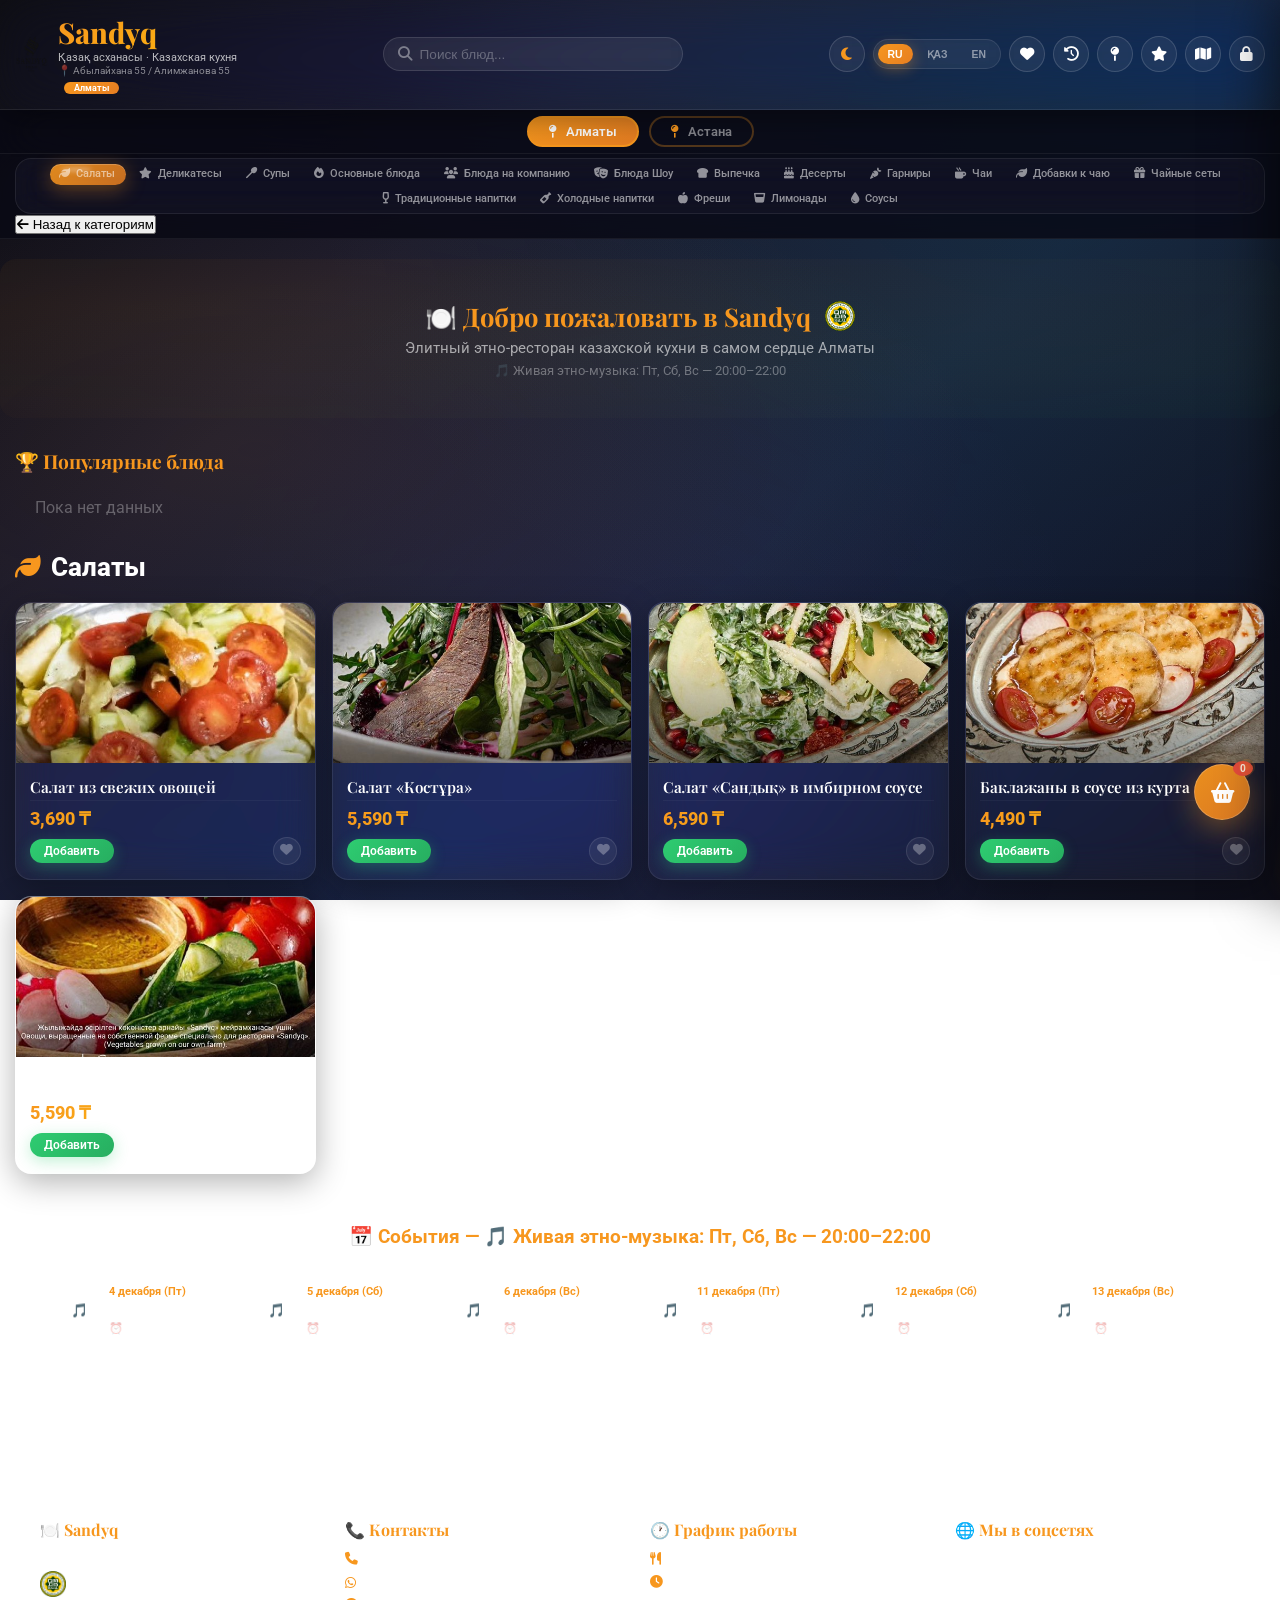
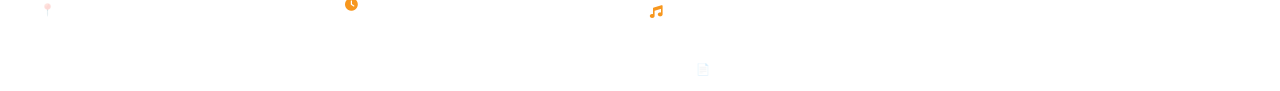
<file: index.html>
<!DOCTYPE html>
<html lang="ru">
<head>
  <meta charset="UTF-8" />
  <meta name="viewport" content="width=device-width, initial-scale=1.0, maximum-scale=1.0, user-scalable=yes"/>
  <title>Sandyq — Этно-ресторан</title>
  <link rel="manifest" href="manifest.json" />
  <link href="https://fonts.googleapis.com/css2?family=Playfair+Display:wght@400;600;700&family=Roboto:wght@300;400;500;700&display=swap" rel="stylesheet">
  <link rel="stylesheet" href="https://cdnjs.cloudflare.com/ajax/libs/font-awesome/6.4.0/css/all.min.css" />
  <link rel="stylesheet" href="styles.css" />
  <!-- JIVO CHAT SCRIPT -->
  <script src="//code.jivo.ru/widget/jcuKMCR6Cn" async></script>
</head>
<body>

<!-- ===== ХЕДЕР ===== -->
<header>
  <div class="header-container">
    <div class="logo">
      <img src="images/logo-sandyq.png" alt="Sandyq Logo" id="logo-img" onerror="this.style.display='none'">
      <div>
        <h1>Sandyq</h1>
        <span class="subtitle" data-lang-key="subtitle">Қазақ асханасы · Казахская кухня</span>
        <span class="address" id="city-address">📍 Абылайхана 55 / Алимжанова 55</span>
        <span class="city-badge" id="city-badge">Алматы</span>
      </div>
    </div>
    <div class="header-center">
      <div class="search-box">
        <i class="fas fa-search"></i>
        <input type="text" id="search-input" placeholder="Поиск блюд..." oninput="searchMenu()" />
        <button class="search-clear" id="search-clear" onclick="clearSearch()">×</button>
      </div>
    </div>
    <div class="header-controls">
      <button class="theme-btn" onclick="toggleTheme()"><i class="fas fa-moon" id="theme-icon"></i></button>
      <div class="language-selector">
        <button class="lang-btn active" data-lang="ru" onclick="setLanguage('ru')">RU</button>
        <button class="lang-btn" data-lang="kk" onclick="setLanguage('kk')">ҚАЗ</button>
        <button class="lang-btn" data-lang="en" onclick="setLanguage('en')">EN</button>
      </div>
      <button class="icon-btn" onclick="showWishlist()" title="Избранное">
        <i class="fas fa-heart"></i>
        <span class="wishlist-badge" id="wishlist-count">0</span>
      </button>
      <button class="icon-btn" onclick="showOrderHistory()" title="История заказов"><i class="fas fa-clock-rotate-left"></i></button>
      <button class="icon-btn" onclick="showMap()" title="Как нас найти"><i class="fas fa-map-pin"></i></button>
      <button class="icon-btn" onclick="showReviews()" title="Отзывы"><i class="fas fa-star"></i></button>
      <a href="zal.html" class="icon-btn" title="Схема залов"><i class="fas fa-map"></i></a>
      <a href="admin.html" class="icon-btn"><i class="fas fa-lock"></i></a>
    </div>
  </div>
</header>

<!-- ===== ПЕРЕКЛЮЧАТЕЛЬ ГОРОДОВ ===== -->
<div class="city-switcher-wrapper">
  <div class="city-switcher">
    <button class="city-btn active" data-city="almaty" onclick="switchCity('almaty')">
      <i class="fas fa-map-pin"></i> Алматы
    </button>
    <button class="city-btn" data-city="astana" onclick="switchCity('astana')">
      <i class="fas fa-map-pin"></i> Астана
    </button>
  </div>
</div>

<!-- ===== КАТЕГОРИИ (ФИКСИРОВАННЫЕ, В 2 РЯДА) ===== -->
<div class="categories-wrapper" id="categoriesWrapper">
  <nav class="main-nav" id="mainNav">
    <div class="categories-nav" id="categories-nav">
      <div class="categories-drop" id="categories-drop"></div>
    </div>
    <button class="mobile-back-btn" id="mobile-back-btn" onclick="showCategoryCards()">
      <i class="fas fa-arrow-left"></i> <span data-lang-key="back">Назад к категориям</span>
    </button>
    <div class="mobile-cat-cards" id="mobile-cat-cards"></div>
  </nav>
</div>

<!-- ===== ПЛАВАЮЩАЯ КОРЗИНА ===== -->
<div class="cart-fixed">
  <button class="cart-btn" onclick="toggleCart()">
    <i class="fas fa-shopping-basket"></i>
    <span class="cart-count" id="cartCount">0</span>
    <span class="cart-droplet"></span>
  </button>
</div>

<!-- ===== ОВЕРЛЕЙ КОРЗИНЫ ===== -->
<div class="cart-overlay" id="cart-overlay" onclick="toggleCart()"></div>

<!-- ===== MAIN ===== -->
<main>
  <div class="menu-container">

    <!-- ===== ПАРАЛЛАКС БАНЕР ===== -->
    <div class="parallax-section" id="banner-section">
      <div class="parallax-bg" id="parallax-bg"></div>
      <div class="parallax-content">
        <h2>
          <span data-lang-key="welcome">🍽️ Добро пожаловать в Sandyq</span>
          <span class="halal-icon"><img src="images/halal-icon.gif" alt="Halal" id="halal-icon-header" onerror="this.style.display='none'"></span>
        </h2>
        <p class="sub-text" id="city-hero-desc" data-lang-key="hero_desc">Элитный этно-ресторан казахской кухни в самом сердце Алматы</p>
        <p class="sub-text-small" data-lang-key="music_live">🎵 Живая этно-музыка: Пт, Сб, Вс — 20:00–22:00</p>
      </div>
    </div>

    <!-- ===== ТОП-3 ===== -->
    <div class="top-dishes-section">
      <h2 data-lang-key="popular">🏆 Популярные блюда</h2>
      <div class="top-dishes-grid" id="top-dishes-grid"></div>
    </div>

    <!-- ===== РЕЗУЛЬТАТЫ ПОИСКА ===== -->
    <div class="search-results" id="search-results" style="display:none;">
      <div class="category-page-header"><span data-lang-key="search_results">Результаты поиска</span><span class="search-count" id="search-count"></span></div>
      <div class="menu-grid" id="search-grid"></div>
    </div>

    <!-- ===== КАТЕГОРИЯ ===== -->
    <div class="category-page" id="category-page"></div>

    <!-- ===== СОБЫТИЯ ===== -->
    <div id="events-container"></div>
  </div>

  <!-- ===== КОРЗИНА (САЙДБАР) ===== -->
  <div class="cart-sidebar" id="cart-sidebar">
    <div class="cart-header"><h2 data-lang-key="cart_title">🛒 Заказ</h2><button class="close-cart" onclick="toggleCart()">&times;</button></div>
    <div class="cart-content" id="cart-content"></div>
    <div class="cart-footer">
      <div class="cart-summary" id="cart-summary"></div>
      <div class="total-sum" id="total-sum">Итого: 0 ₸</div>
      <button class="checkout-btn" onclick="openCheckout()" data-lang-key="checkout_btn">🌟 Оформить заказ</button>
    </div>
  </div>

  <!-- ===== МОДАЛКИ ===== -->
  <div class="modal" id="checkout-modal">
    <div class="modal-content">
      <div class="modal-header"><h2 data-lang-key="checkout_title">Оформление заказа</h2><button class="close-modal" onclick="closeCheckout()">&times;</button></div>
      <div class="modal-body">
        <div class="form-group"><label data-lang-key="guest_name">Имя гостя</label><input type="text" id="guest-name"></div>
        <div class="form-group"><label data-lang-key="guest_phone">Телефон</label><input type="tel" id="guest-phone" placeholder="+7 (777) 500-73-28"></div>
        <div class="form-group"><label data-lang-key="order_date">📅 Дата заказа</label><input type="date" id="order-date"></div>
        <h3 style="margin-bottom:10px;" data-lang-key="serving_time">⏰ Время подачи</h3>
        <div class="time-schedule" id="time-schedule"></div>
        <div class="form-group"><label data-lang-key="special_requests">Особые пожелания</label><textarea id="special-requests" rows="2"></textarea></div>
        <p style="font-size:0.7rem;color:rgba(255,255,255,0.3);text-align:center;margin-top:10px;" data-lang-key="working_hours">
          🕐 Кухня: 12:00–23:00 | Колл-центр: 10:00–22:00
        </p>
      </div>
      <div class="modal-footer">
        <button class="btn-secondary" onclick="closeCheckout()" data-lang-key="cancel">Отмена</button>
        <button class="btn-primary" onclick="submitOrder()" data-lang-key="confirm">Подтвердить</button>
      </div>
    </div>
  </div>

  <div class="modal" id="map-modal">
    <div class="modal-content">
      <div class="modal-header">
        <h2 id="map-title">📍 Sandyq — Абылайхана 55 / Алимжанова 55</h2>
        <button class="close-modal" onclick="document.getElementById('map-modal').classList.remove('open')">&times;</button>
      </div>
      <div class="modal-body">
        <div style="display:flex;gap:10px;flex-wrap:wrap;margin-bottom:15px;justify-content:center;">
          <a href="#" id="map-google" target="_blank" class="btn-primary" style="padding:10px 20px;text-decoration:none;display:inline-block;font-size:0.9rem;">🗺️ Google Карты</a>
          <a href="#" id="map-2gis" target="_blank" class="btn-primary" style="padding:10px 20px;text-decoration:none;display:inline-block;font-size:0.9rem;">📍 2ГИС</a>
        </div>
        <iframe id="map-iframe" src="https://www.google.com/maps/embed?pb=!1m18!1m12!1m3!1d2907.85123456789!2d76.928400!3d43.236500!2m3!1f0!2f0!3f0!3m2!1i1024!2i768!4f13.1!3m3!1m2!1s0x0%3A0x0!2zNDPCsDE0JzExLjQiTiA3NsKwNTUnNDIuMyJF!5e0!3m2!1sru!2skz!4v1234567890" width="100%" height="350" style="border:0;border-radius:12px;" allowfullscreen="" loading="lazy"></iframe>
      </div>
    </div>
  </div>

  <div class="modal" id="history-modal">
    <div class="modal-content">
      <div class="modal-header">
        <h2 data-lang-key="history">📋 История заказов</h2>
        <button class="close-modal" onclick="document.getElementById('history-modal').classList.remove('open')">&times;</button>
      </div>
      <div class="modal-body" id="history-content"></div>
    </div>
  </div>

  <div class="modal" id="reviews-modal">
    <div class="modal-content">
      <div class="modal-header">
        <h2 data-lang-key="reviews">⭐ Отзывы</h2>
        <button class="close-modal" onclick="document.getElementById('reviews-modal').classList.remove('open')">&times;</button>
      </div>
      <div class="modal-body">
        <div id="reviews-content"></div>
        <div style="margin-top:15px;">
          <h4 style="margin-bottom:8px;" data-lang-key="leave_review">Оставить отзыв</h4>
          <div class="review-rating-selector" id="rating-selector">
            <span data-rating="1" onclick="selectRating(1)">⭐</span>
            <span data-rating="2" onclick="selectRating(2)">⭐</span>
            <span data-rating="3" onclick="selectRating(3)">⭐</span>
            <span data-rating="4" onclick="selectRating(4)">⭐</span>
            <span data-rating="5" onclick="selectRating(5)">⭐</span>
          </div>
          <input type="text" id="review-name" placeholder="Ваше имя">
          <textarea id="review-text" placeholder="Ваш отзыв" rows="2"></textarea>
          <button class="btn-primary" onclick="submitReview()" style="margin-top:8px;" data-lang-key="send">Отправить</button>
        </div>
      </div>
    </div>
  </div>

  <div class="modal" id="oferta-modal">
    <div class="modal-content" style="max-width:800px;">
      <div class="modal-header">
        <h2 data-lang-key="oferta">📄 Договор оферты</h2>
        <button class="close-modal" onclick="document.getElementById('oferta-modal').classList.remove('open')">&times;</button>
      </div>
      <div class="modal-body" style="padding:0;">
        <iframe src="oferta.pdf" style="width:100%;height:600px;border:none;"></iframe>
      </div>
    </div>
  </div>

  <div class="toast" id="toast"></div>
</main>

<!-- ===== ФУТЕР ===== -->
<footer class="footer">
  <div class="footer-container">
    <div class="footer-section">
      <h3>🍽️ Sandyq</h3>
      <p data-lang-key="subtitle">Қазақ асханасы · Казахская кухня</p>
      <div style="margin-top:4px;display:flex;align-items:center;gap:6px;">
        <span class="halal-icon-footer"><img src="images/halal-icon.gif" alt="Halal" id="halal-icon-footer-img" onerror="this.style.display='none'"></span>
      </div>
      <p style="opacity:0.5;font-size:0.75rem;margin-top:4px;" id="footer-address">📍 Абылайхана 55 / Алимжанова 55</p>
    </div>
    <div class="footer-section">
      <h4 data-lang-key="contacts">📞 Контакты</h4>
      <div class="contact-item"><i class="fas fa-phone"></i> <a href="tel:+77750073282" id="contact-phone">+7 (775) 007-32-82</a></div>
      <div class="contact-item"><i class="fab fa-whatsapp"></i> <a href="https://wa.me/77018512141" target="_blank" id="contact-whatsapp">+7 (701) 851-21-41</a></div>
      <div class="contact-item"><i class="fas fa-clock"></i> <span data-lang-key="call_center">Колл-центр: 10:00–22:00</span></div>
    </div>
    <div class="footer-section">
      <h4 data-lang-key="schedule">🕐 График работы</h4>
      <div class="contact-item"><i class="fas fa-utensils"></i> <span data-lang-key="kitchen">Кухня: 12:00–23:00</span></div>
      <div class="contact-item"><i class="fas fa-clock"></i> <span data-lang-key="restaurant_hours">Ресторан: 12:00–00:00</span></div>
      <div class="contact-item"><i class="fas fa-music"></i> <span data-lang-key="music_live">Живая этно-музыка: Пт, Сб, Вс 20:00–22:00</span></div>
    </div>
    <div class="footer-section">
      <h4 data-lang-key="social">🌐 Мы в соцсетях</h4>
      <div class="social-links">
        <a href="https://instagram.com/sandyq_restaurant" target="_blank" class="social-link"><i class="fab fa-instagram"></i></a>
        <a href="#" target="_blank" class="social-link" style="opacity:0.3;cursor:default;"><i class="fab fa-facebook"></i></a>
        <a href="#" target="_blank" class="social-link" style="opacity:0.3;cursor:default;"><i class="fab fa-youtube"></i></a>
        <a href="#" target="_blank" class="social-link" style="opacity:0.3;cursor:default;"><i class="fab fa-tiktok"></i></a>
      </div>
      <div style="margin-top:8px;font-size:0.7rem;color:rgba(255,255,255,0.2);">Instagram — Активный</div>
    </div>
  </div>
  <div class="footer-bottom">
    <p>
      <span data-lang-key="copyright">© 2026 Sandyq. Все права защищены.</span>
      <a href="#" onclick="document.getElementById('oferta-modal').classList.add('open'); return false;" style="color:rgba(255,255,255,0.3);text-decoration:none;margin-left:15px;font-size:0.7rem;" data-lang-key="oferta">
        📄 Договор оферты
      </a>
    </p>
  </div>
</footer>

<script src="scripts.js"></script>
</body>
</html>
</file>
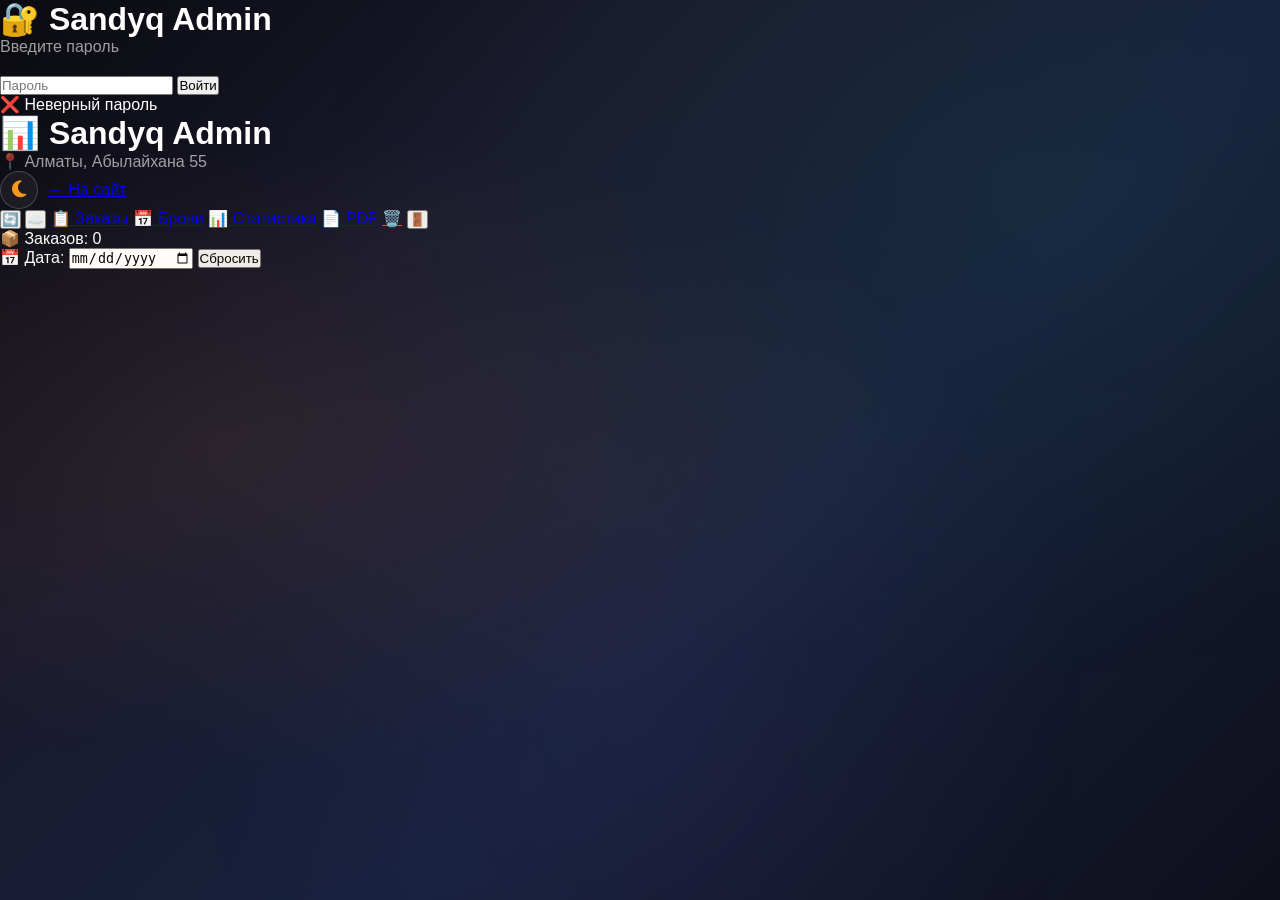
<file: admin.html>
<!DOCTYPE html>
<html lang="ru">
<head>
  <meta charset="UTF-8" />
  <meta name="viewport" content="width=device-width, initial-scale=1.0"/>
  <title>Админ-панель — Sandyq Алматы</title>
  <link rel="stylesheet" href="https://cdnjs.cloudflare.com/ajax/libs/font-awesome/6.4.0/css/all.min.css" />
  <link rel="stylesheet" href="styles.css" />
  <style>
    /* ===== ДОПОЛНИТЕЛЬНЫЕ СТИЛИ ДЛЯ ТЕМЫ В АДМИНКЕ ===== */
    .theme-btn-admin {
      width: 38px;
      height: 38px;
      border-radius: 50%;
      border: 1px solid rgba(255,255,255,0.2);
      background: rgba(255,255,255,0.05);
      backdrop-filter: blur(10px);
      color: #f7971e;
      cursor: pointer;
      font-size: 1.2rem;
      display: flex;
      align-items: center;
      justify-content: center;
      transition: all 0.3s;
    }
    .theme-btn-admin:hover {
      background: rgba(255,255,255,0.15);
      box-shadow: 0 0 20px rgba(247,151,30,0.3);
    }
    body.light-theme .theme-btn-admin {
      color: #c49a2a;
      border-color: rgba(0,0,0,0.2);
    }
    body.light-theme .theme-btn-admin:hover {
      background: rgba(0,0,0,0.08);
    }
    .admin-header .top-controls {
      display: flex;
      align-items: center;
      gap: 10px;
    }
  </style>
</head>
<body>

<div class="login-box" id="login-screen">
  <h1>🔐 Sandyq Admin</h1>
  <p style="opacity:0.6;margin-bottom:20px">Введите пароль</p>
  <input type="password" id="password" placeholder="Пароль" onkeydown="if(event.key==='Enter')checkPassword()">
  <button onclick="checkPassword()">Войти</button>
  <p class="error" id="error">❌ Неверный пароль</p>
</div>

<div class="admin-panel" id="admin-panel">
  <div class="admin-header">
    <div><h1>📊 Sandyq Admin</h1><p style="opacity:0.6">📍 Алматы, Абылайхана 55</p></div>
    <div class="top-controls">
      <button class="theme-btn-admin" onclick="toggleThemeAdmin()" id="theme-btn-admin">
        <i class="fas fa-moon" id="theme-icon-admin"></i>
      </button>
      <a href="index.html" class="back-link">← На сайт</a>
    </div>
    <div class="admin-nav">
      <button class="btn-refresh" onclick="loadAllData()" title="Обновить">🔄</button>
      <button class="btn-sync" onclick="syncWithCloud()" title="Синхронизировать с облаком">☁️</button>
      <a href="#" onclick="switchTab('orders');return false" class="active" id="tab-orders">📋 Заказы</a>
      <a href="#" onclick="switchTab('bookings');return false" id="tab-bookings">📅 Брони</a>
      <a href="#" onclick="switchTab('stats');return false" id="tab-stats">📊 Статистика</a>
      <a href="#" onclick="downloadAllPDF();return false">📄 PDF</a>
      <a href="#" onclick="clearAllData();return false" style="color:#e74c3c">🗑️</a>
      <button class="logout-btn" onclick="logout()">🚪</button>
    </div>
    <div class="total-orders" id="total-badge">📦 Заказов: <span id="orders-count">0</span></div>
  </div>

  <div class="date-filter" id="date-filter-row">
    <label>📅 Дата:</label>
    <input type="date" id="filter-date" onchange="loadCurrentTab(this.value)">
    <button class="btn btn-print" onclick="document.getElementById('filter-date').value='';loadCurrentTab()">Сбросить</button>
  </div>

  <div class="date-filter" id="date-range-row" style="display:none">
    <label>С:</label><input type="date" id="date-from">
    <label>По:</label><input type="date" id="date-to">
    <button class="btn btn-refresh" onclick="loadStatsRange()">Показать</button>
    <button class="btn btn-excel" onclick="exportToExcel()">📥 Excel</button>
  </div>

  <div class="stats-grid" id="stats-container"></div>
  <div class="dishes-stats" id="dishes-stats"></div>
  <div id="tab-content"></div>
</div>

<div class="sync-status" id="sync-status"></div>

<!-- Модалка редактирования заказа -->
<div class="modal" id="edit-order-modal">
  <div class="modal-content modal-edit">
    <div class="modal-header">
      <h2>✏️ Редактирование заказа #<span id="edit-order-id"></span></h2>
      <button class="close-modal" onclick="closeEditModal()">&times;</button>
    </div>
    <div class="modal-body">
      <div class="form-group">
        <label>Гость</label>
        <input type="text" id="edit-guest-name">
      </div>
      <div class="form-group">
        <label>Телефон</label>
        <input type="text" id="edit-guest-phone">
      </div>
      <div class="form-group">
        <label>Дата</label>
        <input type="date" id="edit-order-date">
      </div>
      <h3 style="margin:15px 0 10px;">Позиции заказа</h3>
      <div id="edit-items-container"></div>
      <div style="display:flex;gap:10px;margin-top:15px;flex-wrap:wrap;">
        <button class="btn btn-add-item" onclick="addEditItemRow()">➕ Добавить блюдо</button>
        <button class="btn btn-save-order" onclick="saveEditedOrder()">💾 Сохранить изменения</button>
      </div>
    </div>
  </div>
</div>

<script>
// ============================================================
//  КОНФИГУРАЦИЯ
// ============================================================
const TELEGRAM_BOT_TOKEN = '1745757539:AAEUlkcpb8z7X7s8deuAJPD1saXM92YmOXA';
const TELEGRAM_CHAT_ID = '-1004480995803';
const TELEGRAM_API = `https://api.telegram.org/bot${TELEGRAM_BOT_TOKEN}`;
const JSONBIN_KEY = '$2a$10$AxIfA8p7dq6td0BYtWWuhecnyqCJbsTGoo.oWIds3H01C43GvLGuu';
const JSONBIN_BIN_ID = '6a411873f5f4af5e293d0edd';
const JSONBIN_URL = `https://api.jsonbin.io/v3/b/${JSONBIN_BIN_ID}`;

// ============================================================
//  ТЕМА ДЛЯ ADMIN
// ============================================================
function toggleThemeAdmin() {
  document.body.classList.toggle('light-theme');
  const icon = document.getElementById('theme-icon-admin');
  const isLight = document.body.classList.contains('light-theme');
  icon.className = isLight ? 'fas fa-sun' : 'fas fa-moon';
  localStorage.setItem('theme', isLight ? 'light' : 'dark');
}

// Синхронизация темы при загрузке
(function() {
  if (localStorage.getItem('theme') === 'light') {
    document.body.classList.add('light-theme');
    const icon = document.getElementById('theme-icon-admin');
    if (icon) icon.className = 'fas fa-sun';
  }
})();

// ============================================================
//  АДМИН-СПЕЦИФИЧНЫЙ JS
// ============================================================
const ADMIN_PASSWORD = 'Sandyq2024';
let allOrders = [], allBookings = [], currentTab = 'orders';
let editingOrderIndex = -1;

function checkPassword(){
  if(document.getElementById('password').value===ADMIN_PASSWORD){
    document.getElementById('login-screen').style.display='none';
    document.getElementById('admin-panel').style.display='block';
    document.body.style.display='block';document.body.style.alignItems='flex-start';
    localStorage.setItem('admin_logged_in','true');
    loadAllData();
  }else{document.getElementById('error').style.display='block';}
}
function logout(){localStorage.removeItem('admin_logged_in');location.reload();}
if(localStorage.getItem('admin_logged_in')==='true'){
  document.getElementById('login-screen').style.display='none';
  document.getElementById('admin-panel').style.display='block';
  document.body.style.display='block';document.body.style.alignItems='flex-start';
  loadAllData();
}

async function loadAllData(){
  try {
    const res = await fetch(JSONBIN_URL + '/latest', { headers: { 'X-Master-Key': JSONBIN_KEY } });
    if (res.ok) {
      const data = await res.json();
      allOrders = data.record.orders || [];
      allBookings = data.record.bookings || [];
      showSyncStatus('✅ Данные загружены из облака', 'success');
    } else {
      throw new Error('Ошибка загрузки');
    }
  } catch(e) {
    console.warn('Ошибка загрузки из облака, беру локальные:', e);
    allOrders = JSON.parse(localStorage.getItem('orders') || '[]');
    allBookings = JSON.parse(localStorage.getItem('bookings') || '[]');
    showSyncStatus('⚠️ Загружены локальные данные', 'error');
  }
  loadCurrentTab();
}

async function syncWithCloud(){
  showSyncStatus('⏳ Синхронизация...', '');
  try {
    await fetch(JSONBIN_URL, {
      method: 'PUT',
      headers: { 'X-Master-Key': JSONBIN_KEY, 'Content-Type': 'application/json' },
      body: JSON.stringify({ orders: allOrders, bookings: allBookings })
    });
    showSyncStatus('✅ Данные синхронизированы с облаком', 'success');
  } catch(e) {
    showSyncStatus('❌ Ошибка синхронизации: ' + e.message, 'error');
  }
}

function saveToLocalStorage() {
  localStorage.setItem('orders', JSON.stringify(allOrders));
  localStorage.setItem('bookings', JSON.stringify(allBookings));
}

function showSyncStatus(text, type) {
  const el = document.getElementById('sync-status');
  el.textContent = text;
  el.className = 'sync-status show ' + (type || '');
  clearTimeout(el._hide);
  if (type) { el._hide = setTimeout(() => el.classList.remove('show'), 4000); }
}

function loadCurrentTab(filterDate=''){
  document.getElementById('date-filter-row').style.display=currentTab==='stats'?'none':'flex';
  document.getElementById('date-range-row').style.display=currentTab==='stats'?'flex':'none';
  document.getElementById('dishes-stats').style.display=currentTab==='stats'?'none':'block';
  if(currentTab==='orders')loadOrders(filterDate);
  else if(currentTab==='bookings')loadBookings(filterDate);
  else if(currentTab==='stats')loadStatsRange();
}

function switchTab(tab){
  currentTab=tab;
  document.querySelectorAll('.admin-nav a').forEach(a=>a.classList.remove('active'));
  document.getElementById('tab-'+tab)?.classList.add('active');
  document.getElementById('total-badge').innerHTML=tab==='orders'?'📦 Заказов: <span id="orders-count">0</span>':tab==='bookings'?'📅 Броней: <span id="bookings-count">0</span>':'📊 Статистика';
  loadCurrentTab();
}

function loadOrders(filterDate=''){
  let orders = allOrders;
  if(filterDate) orders = orders.filter(o => o.date === filterDate);
  document.getElementById('orders-count').textContent = orders.length;
  showStats(orders, 'orders');
  showDishesStats(orders);
  const list = document.getElementById('tab-content');
  if(!orders.length){ list.innerHTML = '<div class="empty-orders"><p>Нет заказов</p></div>'; return; }
  list.innerHTML = '<div class="section-title">📋 Заказы</div>' + [...orders].reverse().map((o, idx) => {
    const ri = orders.length - 1 - idx;
    return `<div class="order-card">
      <div style="display:flex;justify-content:space-between;flex-wrap:wrap;gap:10px">
        <div><b>#${String(o.id).slice(-6)}</b> 👤 ${o.guest?.name||'—'} 📞 ${o.guest?.phone||'—'}</div>
        <div>📍 ${o.restaurant||'Алматы'} | 📅 ${o.date||'—'}</div>
      </div>
      ${(o.items||[]).map(i => `<div style="display:flex;justify-content:space-between;padding:3px 0"><span>${i.name?.ru||'Блюдо'} ×${i.quantity||1}</span><span>${((i.price||0)*(i.quantity||1)).toLocaleString()} ₸</span></div>`).join('')}
      ${o.special ? `<div style="color:rgba(255,255,255,0.4);font-size:0.85rem;margin:6px 0;">💬 ${o.special}</div>` : ''}
      <div class="order-total">💰 ${(o.total||0).toLocaleString()} ₸</div>
      <div style="display:flex;gap:8px;margin-top:10px;flex-wrap:wrap">
        <button class="btn btn-print" onclick="printOrder(${ri})">🖨️</button>
        <button class="btn btn-pdf" onclick="downloadOrderPDF(${ri})">📄</button>
        <button class="btn btn-edit" onclick="openEditOrder(${ri})">✏️</button>
        <button class="btn btn-delete" onclick="deleteOrder(${ri})">🗑️</button>
      </div>
    </div>`;
  }).join('');
}

function loadBookings(filterDate=''){
  let bookings = allBookings;
  if(filterDate) bookings = bookings.filter(b => b.date === filterDate);
  document.getElementById('bookings-count').textContent = bookings.length;
  showStats(bookings, 'bookings');
  document.getElementById('dishes-stats').innerHTML = '';
  const list = document.getElementById('tab-content');
  if(!bookings.length){ list.innerHTML = '<div class="empty-orders"><p>Нет броней</p></div>'; return; }
  list.innerHTML = '<div class="section-title">📅 Бронирования</div>' + [...bookings].reverse().map((b, idx) => {
    const ri = bookings.length - 1 - idx;
    return `<div class="booking-card">
      <div><b>🪑 Стол №${b.table}</b> 🏛️ ${b.hallName||b.hall||'—'} | 📅 ${b.date||'—'} ⏰ ${b.time||'—'}</div>
      <p>👤 ${b.name||'—'} | 📞 ${b.phone||'—'} | 👥 ${b.guests||'—'} персон</p>
      ${b.special ? `<div style="color:rgba(255,255,255,0.4);font-size:0.85rem;margin:6px 0;">💬 ${b.special}</div>` : ''}
      <div style="display:flex;gap:8px;margin-top:10px;flex-wrap:wrap">
        <button class="btn btn-preorder" onclick="checkPreorder('${b.phone}','${b.date}')">📋 Предзаказ</button>
        <button class="btn btn-pdf" onclick="downloadBookingPDF(${ri})">📄</button>
        <button class="btn btn-delete" onclick="deleteBooking(${ri})">🗑️</button>
      </div>
    </div>`;
  }).join('');
}

function loadStatsRange(){
  const from = document.getElementById('date-from').value;
  const to = document.getElementById('date-to').value;
  let orders = allOrders;
  if(from) orders = orders.filter(o => o.date >= from);
  if(to) orders = orders.filter(o => o.date <= to);
  let bookings = allBookings;
  if(from) bookings = bookings.filter(b => b.date >= from);
  if(to) bookings = bookings.filter(b => b.date <= to);

  const rev = orders.reduce((s,o) => s + (o.total||0), 0);
  const items = orders.reduce((s,o) => s + (o.items||[]).reduce((ss,i) => ss + (i.quantity||1), 0), 0);
  const avg = orders.length ? Math.round(rev/orders.length) : 0;

  document.getElementById('stats-container').innerHTML = `
    <div class="stat-card"><div class="stat-value">${orders.length}</div><div class="stat-label">Заказов</div></div>
    <div class="stat-card"><div class="stat-value">${rev.toLocaleString()}₸</div><div class="stat-label">Выручка</div></div>
    <div class="stat-card"><div class="stat-value">${items}</div><div class="stat-label">Позиций</div></div>
    <div class="stat-card"><div class="stat-value">${avg.toLocaleString()}₸</div><div class="stat-label">Средний чек</div></div>
    <div class="stat-card"><div class="stat-value">${bookings.length}</div><div class="stat-label">Броней</div></div>`;

  const byDate = {};
  orders.forEach(o => { const d = o.date||'—'; if(!byDate[d]) byDate[d]=0; byDate[d] += o.total||0; });
  const sorted = Object.entries(byDate).sort((a,b) => a[0].localeCompare(b[0]));
  const maxVal = Math.max(...sorted.map(([,v]) => v), 1);
  let bars = '';
  sorted.forEach(([date, val]) => {
    const h = (val/maxVal * 100).toFixed(0);
    bars += `<div class="chart-bar" style="height:${h}%" title="${date}: ${val.toLocaleString()}₸"><div class="chart-bar-value">${val.toLocaleString()}</div><div class="chart-bar-label">${date.slice(5)}</div></div>`;
  });

  const byHall = {};
  bookings.forEach(b => { const h = b.hallName||b.hall||'—'; if(!byHall[h]) byHall[h]=0; byHall[h]++; });
  let hallRows = '';
  for(const [hall, cnt] of Object.entries(byHall)) hallRows += `<tr><td>${hall}</td><td>${cnt}</td></tr>`;

  document.getElementById('tab-content').innerHTML = `
    <div class="section-title">📊 Выручка по дням</div>
    <div class="chart-container"><div class="chart-bars">${bars||'<p style="color:rgba(255,255,255,0.3)">Нет данных</p>'}</div></div>
    <div class="section-title">🏆 Топ-10 блюд</div>
    <div class="dishes-stats">${getTopDishesHTML(orders)}</div>
    <div class="section-title">📅 Брони по залам</div>
    <table class="booking-stats-table"><tr><th>Зал</th><th>Броней</th></tr>${hallRows||'<tr><td colspan="2">Нет данных</td></tr>'}</table>`;
}

function getTopDishesHTML(orders){
  const map = {};
  orders.forEach(o => (o.items||[]).forEach(i => {
    const k = i.name?.ru || 'Блюдо';
    if(!map[k]) map[k] = {name:k, qty:0, rev:0};
    map[k].qty += (i.quantity||1);
    map[k].rev += (i.price||0) * (i.quantity||1);
  }));
  return Object.values(map).sort((a,b) => b.rev - a.rev).slice(0,10).map(d => 
    `<div class="dish-stat-row"><span>${d.name}</span><span>×${d.qty} | ${d.rev.toLocaleString()}₸</span></div>`
  ).join('');
}

function exportToExcel(){
  const from = document.getElementById('date-from').value;
  const to = document.getElementById('date-to').value;
  let orders = allOrders;
  if(from) orders = orders.filter(o => o.date >= from);
  if(to) orders = orders.filter(o => o.date <= to);
  let csv = '\uFEFFID;Дата;Гость;Телефон;Сумма;Позиций\n';
  orders.forEach(o => { csv += `${o.id};${o.date};${o.guest?.name||''};${o.guest?.phone||''};${o.total||0};${(o.items||[]).length}\n`; });
  const blob = new Blob([csv], {type:'text/csv;charset=utf-8'});
  const a = document.createElement('a');
  a.href = URL.createObjectURL(blob);
  a.download = `sandyq-stats-${new Date().toISOString().slice(0,10)}.csv`;
  a.click();
}

function checkPreorder(phone, date){
  const order = allOrders.find(o => o.guest?.phone === phone && o.date === date);
  alert(order ? `✅ Предзаказ #${String(order.id).slice(-6)}\n💰 ${(order.total||0).toLocaleString()}₸` : '❌ Не найден');
}

function showStats(data, type){
  const rev = data.reduce((s,o) => s + (o.total||0), 0);
  const items = data.reduce((s,o) => s + (o.items||[]).reduce((ss,i) => ss + (i.quantity||1), 0), 0);
  document.getElementById('stats-container').innerHTML = `
    <div class="stat-card"><div class="stat-value">${data.length}</div><div class="stat-label">${type==='orders'?'Заказов':'Броней'}</div></div>
    ${type==='orders'?`<div class="stat-card"><div class="stat-value">${rev.toLocaleString()}₸</div><div class="stat-label">Выручка</div></div><div class="stat-card"><div class="stat-value">${items}</div><div class="stat-label">Позиций</div></div>`:''}`;
}

function showDishesStats(orders){
  const map = {};
  orders.forEach(o => (o.items||[]).forEach(i => {
    const k = i.name?.ru || 'Блюдо';
    if(!map[k]) map[k] = {name:k, qty:0};
    map[k].qty += (i.quantity||1);
  }));
  document.getElementById('dishes-stats').innerHTML = '<h4 style="margin-bottom:15px">📊 Популярность блюд</h4>' + 
    Object.values(map).sort((a,b) => b.qty - a.qty).map(d => 
      `<div class="dish-stat-row"><span>${d.name}</span><span class="dish-stat-qty">×${d.qty}</span></div>`
    ).join('');
}

function printOrder(idx){
  const o = allOrders[idx];
  if(!o) return;
  const w = window.open('','','width=850,height=700');
  w.document.write(`<html><body style="font-family:Georgia;padding:40px"><div style="border:3px solid #c49a2a;padding:30px"><h1>🍽️ SANDYQ</h1><p>👤 ${o.guest?.name} | 📞 ${o.guest?.phone} | 📅 ${o.date}</p><table style="width:100%;border-collapse:collapse">${(o.items||[]).map(i => `<tr><td>${i.name?.ru}</td><td>×${i.quantity}</td><td>${((i.price||0)*(i.quantity||1)).toLocaleString()}₸</td></tr>`).join('')}</table><p style="text-align:right;font-size:18px;color:#8B6914"><b>💰 ${(o.total||0).toLocaleString()}₸</b></p></div><script>window.onload=function(){window.print()}<\/script></body></html>`);
  w.document.close();
}

function downloadOrderPDF(idx){ printOrder(idx); }

function downloadBookingPDF(idx){
  const b = allBookings[idx];
  if(!b) return;
  const w = window.open('','','width=700,height=500');
  w.document.write(`<html><body style="font-family:Georgia;padding:40px"><div style="border:3px solid #3498db;padding:30px"><h1>📅 БРОНИРОВАНИЕ</h1><p>Стол №${b.table} | ${b.hallName||b.hall||'—'}</p><p>👤 ${b.name} | 📞 ${b.phone} | 👥 ${b.guests} | 📅 ${b.date} ⏰ ${b.time}</p></div><script>window.onload=function(){window.print()}<\/script></body></html>`);
  w.document.close();
}

function downloadAllPDF(){
  if(!allOrders.length) return alert('Нет заказов');
  const w = window.open('','','width=900,height=700');
  w.document.write(`<html><body style="font-family:Georgia;padding:30px"><h1>🍽️ SANDYQ — Все заказы</h1>${[...allOrders].reverse().map(o => `<div style="border:1px solid #ccc;padding:10px;margin:10px 0"><b>#${String(o.id).slice(-6)}</b> 👤 ${o.guest?.name} 📅 ${o.date} 💰 ${(o.total||0).toLocaleString()}₸</div>`).join('')}</body></html>`);
  w.document.close();
  setTimeout(() => w.print(), 500);
}

// ============================================================
//  РЕДАКТИРОВАНИЕ ЗАКАЗА
// ============================================================
function openEditOrder(idx){
  editingOrderIndex = idx;
  const order = allOrders[idx];
  if(!order) return;
  
  document.getElementById('edit-order-id').textContent = String(order.id).slice(-6);
  document.getElementById('edit-guest-name').value = order.guest?.name || '';
  document.getElementById('edit-guest-phone').value = order.guest?.phone || '';
  document.getElementById('edit-order-date').value = order.date || '';
  
  renderEditItems(order.items || []);
  document.getElementById('edit-order-modal').classList.add('open');
}

function closeEditModal(){
  document.getElementById('edit-order-modal').classList.remove('open');
  editingOrderIndex = -1;
}

function renderEditItems(items){
  const container = document.getElementById('edit-items-container');
  if(!items.length){
    container.innerHTML = '<p style="color:rgba(255,255,255,0.4);">Нет позиций</p>';
    return;
  }
  container.innerHTML = items.map((item, idx) => `
    <div class="edit-item-row" data-idx="${idx}">
      <select class="edit-item-select">
        ${getAllMenuItemsOptions(item.name?.ru || '')}
      </select>
      <input type="number" class="edit-item-qty" value="${item.quantity || 1}" min="1" style="width:70px;">
      <input type="number" class="edit-item-price" value="${item.price || 0}" min="0" style="width:100px;">
      <button class="btn btn-remove-item btn-sm" onclick="removeEditItem(${idx})">✕</button>
    </div>
  `).join('');
}

function getAllMenuItemsOptions(selected){
  let options = '';
  const menuDataLocal = {
    salads: { items: [{ name: { ru: 'Салат из свежих овощей' }, price: 3390 }, { name: { ru: 'Салат «Костұра»' }, price: 5590 }] },
    main: { items: [{ name: { ru: '«Қазақ ет» (Бешбармақ)' }, price: 7990 }, { name: { ru: '«Борша ет»' }, price: 8890 }] }
  };
  // Простой вариант — добавь все блюда из menuData
  const allItems = [
    { name: 'Салат из свежих овощей', price: 3390 },
    { name: 'Салат «Костұра»', price: 5590 },
    { name: 'Салат «Сандық»', price: 5590 },
    { name: 'Баклажаны в соусе из курта', price: 4490 },
    { name: 'Ассорти овощей', price: 5590 },
    { name: '«Қазақ ет» (Бешбармақ)', price: 7990 },
    { name: '«Борша ет»', price: 8890 },
    { name: '«Бал қуырдақ»', price: 7790 },
    { name: '«Ши қуырдақ»', price: 7790 },
    { name: '«Бұқпа»', price: 8890 },
    { name: '«Қымыз қабырға»', price: 8890 },
    { name: '«Қақталған қазы»', price: 8890 },
    { name: 'Горная форель', price: 7290 },
    { name: '«Нан салма»', price: 6690 },
    { name: '«Борша ет» Шоу', price: 27990 },
    { name: 'Томленая шея баранины Шоу', price: 28990 },
    { name: 'Бауырсаки', price: 2290 },
    { name: '«Сый табақ» (5-6)', price: 72990 },
    { name: '«Той табақ» (5-6)', price: 72990 },
    { name: '«Хан сырбаз» (5-6)', price: 105990 },
    { name: '«Қарын көмбе» (5-6)', price: 99990 },
    { name: '«Бел көтерер» (5-6)', price: 99990 },
    { name: '«Бекіре» (5-6)', price: 105990 }
  ];
  allItems.forEach(item => {
    const selectedAttr = item.name === selected ? 'selected' : '';
    options += `<option value="${item.name}" ${selectedAttr} data-price="${item.price}">${item.name}</option>`;
  });
  return options;
}

function addEditItemRow(){
  const container = document.getElementById('edit-items-container');
  const rows = container.querySelectorAll('.edit-item-row');
  const idx = rows.length;
  const row = document.createElement('div');
  row.className = 'edit-item-row';
  row.dataset.idx = idx;
  row.innerHTML = `
    <select class="edit-item-select">
      ${getAllMenuItemsOptions('')}
    </select>
    <input type="number" class="edit-item-qty" value="1" min="1" style="width:70px;">
    <input type="number" class="edit-item-price" value="0" min="0" style="width:100px;">
    <button class="btn btn-remove-item btn-sm" onclick="removeEditItem(${idx})">✕</button>
  `;
  container.appendChild(row);
  
  const select = row.querySelector('.edit-item-select');
  select.addEventListener('change', function(){
    const opt = this.options[this.selectedIndex];
    const price = opt.dataset.price || 0;
    const priceInput = this.closest('.edit-item-row').querySelector('.edit-item-price');
    if(priceInput) priceInput.value = price;
  });
}

function removeEditItem(idx){
  const rows = document.querySelectorAll('.edit-item-row');
  const row = rows[idx];
  if(row) row.remove();
}

async function saveEditedOrder(){
  if(editingOrderIndex < 0) return;
  
  const order = allOrders[editingOrderIndex];
  if(!order) return;
  
  order.guest.name = document.getElementById('edit-guest-name').value.trim() || 'Гость';
  order.guest.phone = document.getElementById('edit-guest-phone').value.trim() || '—';
  order.date = document.getElementById('edit-order-date').value || new Date().toISOString().slice(0,10);
  
  const rows = document.querySelectorAll('.edit-item-row');
  const items = [];
  rows.forEach(row => {
    const select = row.querySelector('.edit-item-select');
    const qty = parseInt(row.querySelector('.edit-item-qty').value) || 1;
    const price = parseInt(row.querySelector('.edit-item-price').value) || 0;
    if(select && select.value){
      items.push({
        name: { ru: select.value },
        quantity: qty,
        price: price,
        category: 'main'
      });
    }
  });
  order.items = items;
  
  const sub = items.reduce((s, i) => s + i.price * i.quantity, 0);
  const serv = Math.round(sub * 0.15);
  order.subtotal = sub;
  order.service = serv;
  order.total = sub + serv;
  
  saveToLocalStorage();
  await syncWithCloud();
  closeEditModal();
  loadOrders(document.getElementById('filter-date')?.value || '');
  showSyncStatus('✅ Заказ обновлён!', 'success');
}

function deleteOrder(idx){
  if(!confirm('Удалить заказ?')) return;
  allOrders.splice(idx, 1);
  saveToLocalStorage();
  syncWithCloud();
  loadOrders();
  showSyncStatus('🗑️ Заказ удалён', 'success');
}

function deleteBooking(idx){
  if(!confirm('Удалить бронь?')) return;
  allBookings.splice(idx, 1);
  saveToLocalStorage();
  syncWithCloud();
  loadBookings();
  showSyncStatus('🗑️ Бронь удалена', 'success');
}

function clearAllData(){
  if(!confirm('Удалить ВСЕ данные?')) return;
  allOrders = [];
  allBookings = [];
  saveToLocalStorage();
  syncWithCloud();
  loadAllData();
  showSyncStatus('🗑️ Все данные удалены', 'success');
}

document.getElementById('edit-order-modal').addEventListener('click', function(e) {
  if (e.target === this) closeEditModal();
});
document.addEventListener('keydown', function(e) {
  if (e.key === 'Escape') closeEditModal();
});

setInterval(loadAllData, 30000);
</script>
</body>
</html>
</file>
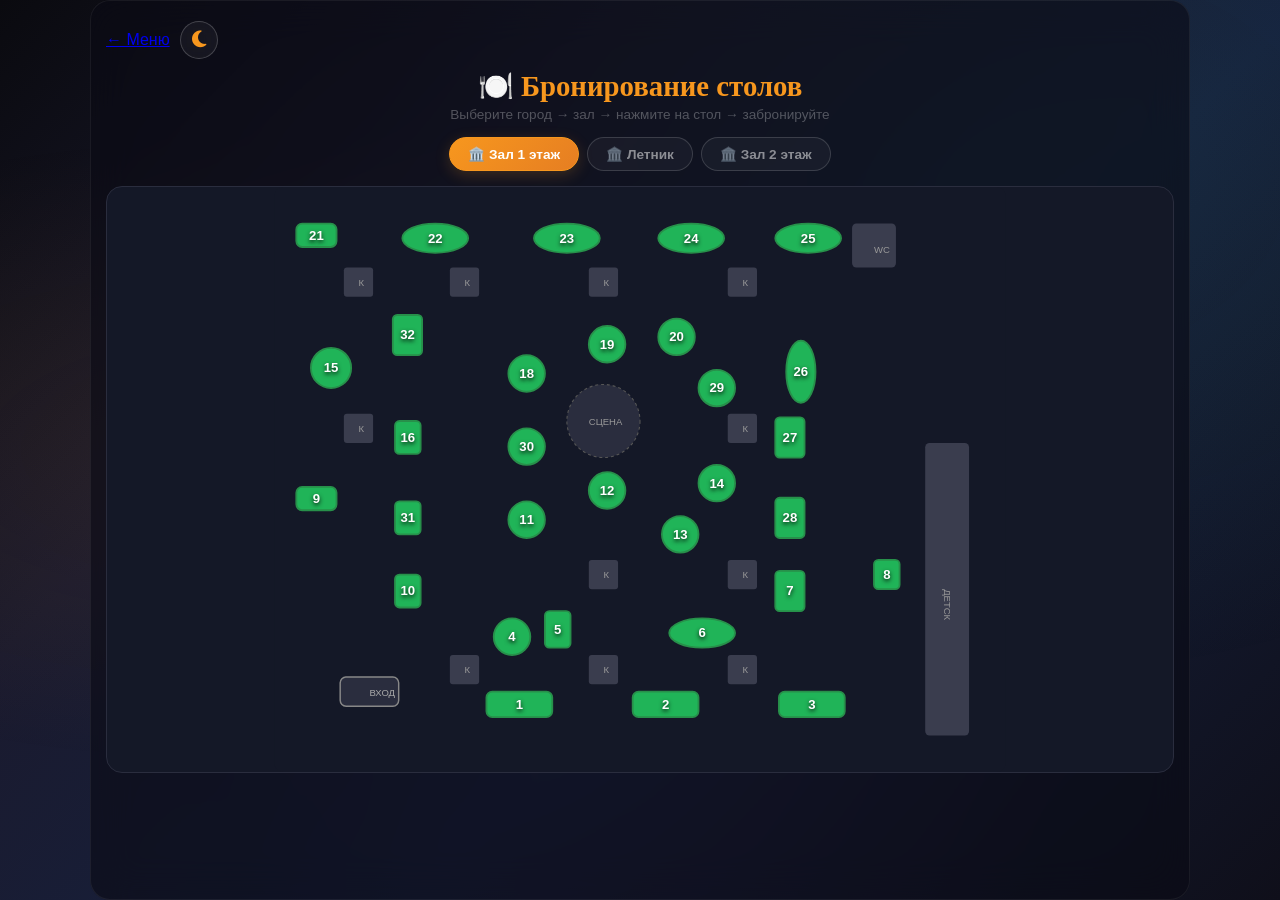
<file: zal.html>
<!DOCTYPE html>
<html lang="ru">
<head>
  <meta charset="UTF-8">
  <meta name="viewport" content="width=device-width, initial-scale=1.0, user-scalable=no">
  <title>Бронирование столов — Сандык</title>
  <link rel="stylesheet" href="https://cdnjs.cloudflare.com/ajax/libs/font-awesome/6.4.0/css/all.min.css" />
  <link rel="stylesheet" href="styles.css" />
  <style>
    .theme-btn-zal {
      width: 38px;
      height: 38px;
      border-radius: 50%;
      border: 1px solid rgba(255,255,255,0.2);
      background: rgba(255,255,255,0.05);
      backdrop-filter: blur(10px);
      color: #f7971e;
      cursor: pointer;
      font-size: 1.2rem;
      display: flex;
      align-items: center;
      justify-content: center;
      transition: all 0.3s;
    }
    .theme-btn-zal:hover {
      background: rgba(255,255,255,0.15);
      box-shadow: 0 0 20px rgba(247,151,30,0.3);
    }
    body.light-theme .theme-btn-zal {
      color: #c49a2a;
      border-color: rgba(0,0,0,0.2);
    }
    body.light-theme .theme-btn-zal:hover {
      background: rgba(0,0,0,0.08);
    }
    .top-nav {
      display: flex;
      justify-content: space-between;
      align-items: center;
      margin-bottom: 10px;
      flex-shrink: 0;
    }
    .top-nav-left {
      display: flex;
      align-items: center;
      gap: 10px;
    }
    .time-restriction {
      font-size: 0.7rem;
      color: rgba(255,255,255,0.4);
      margin-top: 6px;
    }
    body.light-theme .time-restriction {
      color: rgba(0,0,0,0.4);
    }
    
    .floor-plan-svg {
      display: block;
      width: 100%;
      height: auto;
      max-height: 65vh;
      cursor: grab;
    }
    .floor-plan-svg:active { cursor: grabbing; }
    
    .floor-plan-svg .table-text {
      font-size: 18px !important;
      font-weight: 700;
      fill: #fff;
      text-shadow: 0 2px 4px rgba(0,0,0,0.9);
      pointer-events: none;
      user-select: none;
      text-anchor: middle;
    }
    .floor-plan-svg .room-label {
      font-size: 13px !important;
      fill: #f7971e;
      text-anchor: start;
    }
    
    .floor-plan-svg .bg-main { fill: #141827; }
    .floor-plan-svg .bg-secondary { fill: #2a2d3e; }
    .floor-plan-svg .bg-accent { fill: #3a3d4e; }
    .floor-plan-svg .bg-dark { fill: #1a1d2e; }
    .floor-plan-svg .bg-gray { fill: #565656; }
    .floor-plan-svg .bg-light-gray { fill: #cfcfcf; }
    .floor-plan-svg .bg-wc { fill: #3a3d4e; }
    .floor-plan-svg .text-label { fill: #999; }
    .floor-plan-svg .text-label-light { fill: #aaa; }
    .floor-plan-svg .text-room { fill: #f7971e; }
    .floor-plan-svg .text-table { fill: #fff; }
    .floor-plan-svg .stroke-light { stroke: #888; }
    .floor-plan-svg .stroke-dark { stroke: #555; }
    .floor-plan-svg .ellipse-stage { fill: #2a2d3e; stroke: #555; }
    
    body.light-theme .floor-plan-svg .bg-main { fill: #2a2d3e; }
    body.light-theme .floor-plan-svg .bg-secondary { fill: #3a3d4e; }
    body.light-theme .floor-plan-svg .bg-accent { fill: #4a4d5e; }
    body.light-theme .floor-plan-svg .bg-dark { fill: #1a1d2e; }
    body.light-theme .floor-plan-svg .bg-gray { fill: #6a6a7a; }
    body.light-theme .floor-plan-svg .bg-light-gray { fill: #d5d5d5; }
    body.light-theme .floor-plan-svg .bg-wc { fill: #4a4d5e; }
    body.light-theme .floor-plan-svg .text-label { fill: #aaa; }
    body.light-theme .floor-plan-svg .text-label-light { fill: #ccc; }
    body.light-theme .floor-plan-svg .text-room { fill: #f7971e; }
    body.light-theme .floor-plan-svg .text-table { fill: #fff; }
    body.light-theme .floor-plan-svg .stroke-light { stroke: #aaa; }
    body.light-theme .floor-plan-svg .stroke-dark { stroke: #6a6a7a; }
    body.light-theme .floor-plan-svg .ellipse-stage { fill: #3a3d4e; stroke: #6a6a7a; }
    
    .floor-plan {
      background: #141827;
      border-radius: 16px;
      border: 1px solid #2a2d3e;
      overflow: auto;
      transition: background 0.3s ease, border-color 0.3s ease;
    }
    body.light-theme .floor-plan {
      background: #1a1d2e;
      border-color: #3a3d4e;
    }
    .floor-plan::-webkit-scrollbar { width: 8px; height: 8px; }
    .floor-plan::-webkit-scrollbar-track { background: rgba(255,255,255,0.05); border-radius: 4px; }
    .floor-plan::-webkit-scrollbar-thumb { background: rgba(247,151,30,0.4); border-radius: 4px; }
    body.light-theme .floor-plan::-webkit-scrollbar-track { background: rgba(0,0,0,0.05); }
    body.light-theme .floor-plan::-webkit-scrollbar-thumb { background: rgba(196,154,42,0.5); }

    .container {
      max-width: 1100px;
      margin: 0 auto;
      padding: 20px 15px 30px;
      background: rgba(10,10,20,0.6);
      backdrop-filter: blur(20px);
      border-radius: 20px;
      border: 1px solid rgba(255,255,255,0.06);
      min-height: 100vh;
    }
    body.light-theme .container {
      background: rgba(255,248,240,0.85);
      border-color: rgba(0,0,0,0.06);
    }

    h1 {
      text-align: center;
      font-family: 'Playfair Display', serif;
      font-size: 1.8rem;
      font-weight: 600;
      color: #f7971e;
      margin-bottom: 4px;
    }
    .subtitle {
      text-align: center;
      font-size: 0.85rem;
      color: rgba(255,255,255,0.4);
      margin-bottom: 15px;
    }
    body.light-theme .subtitle {
      color: rgba(0,0,0,0.4);
    }

    .hall-tabs {
      display: flex;
      gap: 8px;
      justify-content: center;
      margin-bottom: 15px;
      flex-wrap: wrap;
    }
    .hall-tab {
      padding: 8px 18px;
      border-radius: 20px;
      border: 1px solid rgba(255,255,255,0.15);
      background: rgba(255,255,255,0.04);
      color: rgba(255,255,255,0.5);
      cursor: pointer;
      font-size: 0.85rem;
      font-weight: 600;
      transition: all 0.3s;
      font-family: 'Roboto', 'Segoe UI', sans-serif;
    }
    .hall-tab:hover {
      background: rgba(255,255,255,0.08);
      color: rgba(255,255,255,0.8);
    }
    .hall-tab.active {
      background: linear-gradient(135deg, #f7971e, #e67e22);
      color: white;
      border-color: #f7971e;
      box-shadow: 0 4px 15px rgba(247,151,30,0.2);
    }
    body.light-theme .hall-tab {
      border-color: rgba(0,0,0,0.12);
      background: rgba(0,0,0,0.03);
      color: rgba(0,0,0,0.4);
    }
    body.light-theme .hall-tab:hover {
      background: rgba(0,0,0,0.06);
      color: #2a1508;
    }
    body.light-theme .hall-tab.active {
      background: linear-gradient(135deg, #f7971e, #e67e22);
      color: white;
      border-color: #f7971e;
    }

    .modal-overlay {
      display: none;
      position: fixed;
      top: 0; left: 0;
      width: 100%; height: 100%;
      background: rgba(0,0,0,0.7);
      backdrop-filter: blur(5px);
      align-items: center;
      justify-content: center;
      z-index: 999;
      padding: 15px;
    }
    .modal-overlay.active { display: flex; }
    .modal-card {
      background: rgba(20,20,40,0.96);
      backdrop-filter: blur(25px);
      max-width: 420px;
      width: 100%;
      border-radius: 20px;
      padding: 25px 20px;
      border: 1px solid rgba(255,255,255,0.08);
      text-align: center;
      animation: fadeUp 0.3s ease;
      max-height: 90vh;
      overflow-y: auto;
      transition: background 0.3s ease, border-color 0.3s ease;
    }
    body.light-theme .modal-card {
      background: rgba(255,248,240,0.98);
      border-color: rgba(0,0,0,0.06);
    }
    body.light-theme .modal-card h3 { color: #2a1508; }
    body.light-theme .modal-card .table-number { color: #f7971e; }
    body.light-theme .modal-card .table-info { color: rgba(0,0,0,0.5); }
    body.light-theme .modal-card .placeholder-text {
      color: rgba(0,0,0,0.4);
      background: rgba(0,0,0,0.04);
    }
    body.light-theme .modal-card input,
    body.light-theme .modal-card select,
    body.light-theme .modal-card textarea {
      background: rgba(255,255,255,0.8);
      border-color: rgba(0,0,0,0.1);
      color: #2a1508;
    }
    body.light-theme .modal-card input:focus,
    body.light-theme .modal-card select:focus,
    body.light-theme .modal-card textarea:focus {
      border-color: #f7971e;
    }
    body.light-theme .btn-close {
      background: rgba(0,0,0,0.06);
      color: rgba(0,0,0,0.5);
    }
    body.light-theme .btn-close:hover { background: rgba(0,0,0,0.1); }
    body.light-theme .btn-book { background: #f7971e; }
    body.light-theme .btn-book:hover { background: #e67e22; }

    @keyframes fadeUp {
      0% { opacity: 0; transform: scale(0.95) translateY(30px); }
      100% { opacity: 1; transform: scale(1) translateY(0); }
    }
    .modal-card .table-number {
      color: #f7971e;
      font-size: 2rem;
      font-weight: 700;
      font-family: 'Playfair Display', serif;
    }
    .modal-card .table-info {
      color: rgba(255,255,255,0.5);
      font-size: 0.85rem;
      margin-bottom: 12px;
    }
    .modal-card img {
      width: 100%;
      max-height: 200px;
      object-fit: cover;
      border-radius: 12px;
      border: 1px solid rgba(255,255,255,0.06);
      margin-bottom: 10px;
    }
    .modal-card .placeholder-text {
      color: rgba(255,255,255,0.3);
      background: rgba(255,255,255,0.03);
      padding: 20px;
      border-radius: 10px;
      font-size: 0.8rem;
    }
    .modal-card input,
    .modal-card select,
    .modal-card textarea {
      width: 100%;
      padding: 10px;
      margin: 6px 0;
      background: rgba(255,255,255,0.04);
      border: 1px solid rgba(255,255,255,0.08);
      border-radius: 10px;
      color: #fff;
      font-size: 0.85rem;
      font-family: 'Roboto', 'Segoe UI', sans-serif;
      box-sizing: border-box;
    }
    .modal-card input[type="date"] {
      width: 100%;
      box-sizing: border-box;
      color-scheme: dark;
      min-width: auto;
      max-width: 100%;
    }
    body.light-theme .modal-card input[type="date"] {
      color-scheme: light;
    }
    .modal-card input:focus,
    .modal-card select:focus,
    .modal-card textarea:focus {
      outline: none;
      border-color: #f7971e;
    }
    .modal-card .btn-row {
      display: flex;
      gap: 8px;
      margin-top: 12px;
    }
    .modal-card .btn {
      flex: 1;
      padding: 10px;
      border-radius: 20px;
      border: none;
      font-size: 0.9rem;
      cursor: pointer;
      font-weight: 600;
      transition: all 0.2s;
      font-family: 'Roboto', 'Segoe UI', sans-serif;
    }
    .btn-book {
      background: linear-gradient(135deg, #f7971e, #e67e22);
      color: #fff;
    }
    .btn-book:hover {
      transform: scale(1.02);
      box-shadow: 0 8px 25px rgba(247,151,30,0.3);
    }
    .btn-close {
      background: rgba(255,255,255,0.06);
      color: rgba(255,255,255,0.5);
    }
    .btn-close:hover {
      background: rgba(255,255,255,0.1);
    }

    .toast {
      position: fixed;
      bottom: 20px;
      left: 50%;
      transform: translateX(-50%) translateY(100px);
      background: rgba(20,20,40,0.96);
      backdrop-filter: blur(20px);
      border: 1px solid rgba(255,255,255,0.08);
      color: #fff;
      padding: 12px 24px;
      border-radius: 14px;
      box-shadow: 0 10px 40px rgba(0,0,0,0.4);
      opacity: 0;
      transition: all 0.4s;
      z-index: 1000;
      font-size: 0.85rem;
      text-align: center;
      min-width: 200px;
      max-width: 90%;
    }
    .toast.show {
      transform: translateX(-50%) translateY(0);
      opacity: 1;
    }
    .toast.success { border-left: 4px solid #2ecc71; }
    .toast.error { border-left: 4px solid #e74c3c; }
    body.light-theme .toast {
      background: rgba(255,248,240,0.96);
      color: #2a1508;
      border-color: rgba(0,0,0,0.08);
    }

    @media (max-width: 768px) {
      body { padding: 10px; }
      .container { padding: 15px 10px; border-radius: 16px; }
      h1 { font-size: 1.4rem; }
      .subtitle { font-size: 0.75rem; }
      .floor-plan { border-radius: 12px; }
      .floor-plan-svg { max-height: 50vh; }
      .floor-plan-svg .table-text { font-size: 14px !important; }
      .floor-plan-svg .room-label { font-size: 10px !important; }
      .hall-tab { padding: 6px 14px; font-size: 0.75rem; }
      .modal-card { padding: 20px 15px; }
      .modal-card input, .modal-card select, .modal-card textarea { padding: 12px; font-size: 1rem; }
      .modal-card input[type="date"] { padding: 12px; font-size: 1rem; }
    }
    @media (max-width: 480px) {
      .container { padding: 10px 8px; }
      h1 { font-size: 1.2rem; }
      .floor-plan-svg .table-text { font-size: 11px !important; }
      .floor-plan-svg .room-label { font-size: 8px !important; }
      .hall-tab { padding: 5px 10px; font-size: 0.65rem; }
      .modal-card { padding: 15px 12px; }
      .modal-card .btn { font-size: 0.8rem; padding: 8px; }
    }

    @media (max-width: 768px) {
      #jivo-container,
      .jivo-iframe-container,
      .jivo-custom-iframe {
        transform: scale(0.8) !important;
        transform-origin: bottom right !important;
      }
      .jivo-iframe-container {
        bottom: 160px !important;
        right: 10px !important;
      }
      .jivo-custom-iframe {
        width: 44px !important;
        height: 44px !important;
      }
    }
    @media (max-width: 480px) {
      #jivo-container,
      .jivo-iframe-container,
      .jivo-custom-iframe {
        transform: scale(0.7) !important;
      }
      .jivo-iframe-container {
        bottom: 140px !important;
        right: 5px !important;
      }
      .jivo-custom-iframe {
        width: 38px !important;
        height: 38px !important;
      }
    }
  </style>
</head>
<body>
<div class="container">
  <div class="top-nav">
    <div class="top-nav-left">
      <a href="index.html" class="back-link">← Меню</a>
      <button class="theme-btn-zal" onclick="toggleThemeZal()" id="theme-btn-zal">
        <i class="fas fa-moon" id="theme-icon-zal"></i>
      </button>
    </div>
  </div>
  <h1>🍽️ Бронирование столов</h1>
  <p class="subtitle">Выберите город → зал → нажмите на стол → забронируйте</p>

  <div class="hall-tabs" id="hallTabs"></div>

  <div class="floor-plan" id="floorPlan"></div>
</div>

<div class="modal-overlay" id="modalOverlay">
  <div class="modal-card" id="modalCard"></div>
</div>
<div class="toast" id="toast"></div>

<script>
// ============================================================
//  КОНФИГУРАЦИЯ
// ============================================================
const TELEGRAM_BOT_TOKEN = '1745757539:AAEUlkcpb8z7X7s8deuAJPD1saXM92YmOXA';
const TELEGRAM_CHAT_ID = '-1004480995803';
const TELEGRAM_API = `https://api.telegram.org/bot${TELEGRAM_BOT_TOKEN}`;
const JSONBIN_KEY = '$2a$10$AxIfA8p7dq6td0BYtWWuhecnyqCJbsTGoo.oWIds3H01C43GvLGuu';
const JSONBIN_BIN_ID = '6a411873f5f4af5e293d0edd';
const JSONBIN_URL = `https://api.jsonbin.io/v3/b/${JSONBIN_BIN_ID}`;

// ============================================================
//  ТЕМА
// ============================================================
function toggleThemeZal() {
  document.body.classList.toggle('light-theme');
  const icon = document.getElementById('theme-icon-zal');
  const isLight = document.body.classList.contains('light-theme');
  icon.className = isLight ? 'fas fa-sun' : 'fas fa-moon';
  localStorage.setItem('theme', isLight ? 'light' : 'dark');
}

(function() {
  if (localStorage.getItem('theme') === 'light') {
    document.body.classList.add('light-theme');
    const icon = document.getElementById('theme-icon-zal');
    if (icon) icon.className = 'fas fa-sun';
  }
})();

// ============================================================
//  ГЕНЕРАЦИЯ ВРЕМЕНИ
// ============================================================
function generateTimeOptions() {
  let opts = '';
  for (let h = 12; h <= 22; h++) {
    for (let m = 0; m < 60; m += 15) {
      opts += `<option value="${String(h).padStart(2,'0')}:${String(m).padStart(2,'0')}">${String(h).padStart(2,'0')}:${String(m).padStart(2,'0')}</option>`;
    }
  }
  return opts;
}

// ============================================================
//  ГЕНЕРАЦИЯ СТОЛОВ
// ============================================================
function genTable(id, type, x, y, w, h, color='#22c55e', room='', customText='') {
  const cx = x + w/2, cy = y + h/2;
  let shape = '';
  switch(type) {
    case 'round': 
      shape = `<circle cx="${cx}" cy="${cy}" r="${w/2}" fill="${color}" stroke="#2a9d4e" stroke-width="2.5" opacity="0.9"/>`; 
      break;
    case 'rect_h': 
      shape = `<rect x="${x}" y="${y}" width="${w}" height="${h}" rx="8" fill="${color}" stroke="#2a9d4e" stroke-width="2.5" opacity="0.9"/>`; 
      break;
    case 'rect_v': 
      shape = `<rect x="${x}" y="${y}" width="${w}" height="${h}" rx="6" fill="${color}" stroke="#2a9d4e" stroke-width="2.5" opacity="0.9"/>`; 
      break;
    case 'oval': 
      shape = `<ellipse cx="${cx}" cy="${cy}" rx="${w/2}" ry="${h/2}" fill="${color}" stroke="#2a9d4e" stroke-width="2.5" opacity="0.9"/>`; 
      break;
    case 'oval_v': 
      shape = `<ellipse cx="${cx}" cy="${cy}" rx="${w/2}" ry="${h/2}" fill="${color}" stroke="#2a9d4e" stroke-width="2.5" opacity="0.9"/>`; 
      break;
  }
  const text = customText || id;
  const label = room ? `<text x="${x+w+8}" y="${y+14}" class="room-label text-room">${room}</text>` : '';
  return `<g class="table-shape" data-table="${id}">${shape}<text x="${cx}" y="${cy+6}" class="table-text text-table">${text}</text>${label}</g>`;
}

function genRect(x, y, w, h, fill, stroke, label='', labelClass='') {
  let result = `<rect x="${x}" y="${y}" width="${w}" height="${h}" rx="4" fill="${fill}" stroke="${stroke}" stroke-width="1.5" opacity="0.7"/>`;
  if (label) {
    const cx = x + w/2;
    const cy = y + h/2;
    result += `<text x="${cx}" y="${cy+5}" class="${labelClass || 'room-label text-label'}" text-anchor="middle">${label}</text>`;
  }
  return result;
}

function genCircle(cx, cy, r, fill, stroke, label='', labelClass='') {
  let result = `<circle cx="${cx}" cy="${cy}" r="${r}" fill="${fill}" stroke="${stroke}" stroke-width="1.5" stroke-dasharray="4,4" opacity="0.7"/>`;
  if (label) {
    result += `<text x="${cx}" y="${cy+5}" class="${labelClass || 'room-label text-label'}" text-anchor="middle">${label}</text>`;
  }
  return result;
}

// ============================================================
//  ЗАЛЫ ПО ГОРОДАМ
// ============================================================
const halls = {
  // ===== АЛМАТЫ =====
  hall1: {
    name: 'Зал 1 этаж',
    city: 'almaty',
    svg: `<svg class="floor-plan-svg" viewBox="0 0 1000 800" xmlns="http://www.w3.org/2000/svg">
      <rect width="1000" height="800" rx="12" class="bg-main"/>
      
      <rect x="95" y="110" width="40" height="40" rx="4" class="bg-accent"/><text x="115" y="135" class="room-label text-label" text-anchor="middle">К</text>
      <rect x="240" y="110" width="40" height="40" rx="4" class="bg-accent"/><text x="260" y="135" class="room-label text-label" text-anchor="middle">К</text>
      <rect x="430" y="110" width="40" height="40" rx="4" class="bg-accent"/><text x="450" y="135" class="room-label text-label" text-anchor="middle">К</text>
      <rect x="620" y="110" width="40" height="40" rx="4" class="bg-accent"/><text x="640" y="135" class="room-label text-label" text-anchor="middle">К</text>
      <rect x="95" y="310" width="40" height="40" rx="4" class="bg-accent"/><text x="115" y="335" class="room-label text-label" text-anchor="middle">К</text>
      <rect x="620" y="310" width="40" height="40" rx="4" class="bg-accent"/><text x="640" y="335" class="room-label text-label" text-anchor="middle">К</text>
      <rect x="430" y="510" width="40" height="40" rx="4" class="bg-accent"/><text x="450" y="535" class="room-label text-label" text-anchor="middle">К</text>
      <rect x="620" y="510" width="40" height="40" rx="4" class="bg-accent"/><text x="640" y="535" class="room-label text-label" text-anchor="middle">К</text>
      <rect x="240" y="640" width="40" height="40" rx="4" class="bg-accent"/><text x="260" y="665" class="room-label text-label" text-anchor="middle">К</text>
      <rect x="430" y="640" width="40" height="40" rx="4" class="bg-accent"/><text x="450" y="665" class="room-label text-label" text-anchor="middle">К</text>
      <rect x="620" y="640" width="40" height="40" rx="4" class="bg-accent"/><text x="640" y="665" class="room-label text-label" text-anchor="middle">К</text>
      
      <rect x="790" y="50" width="60" height="60" rx="6" class="bg-accent"/><text x="820" y="90" class="room-label text-label" text-anchor="middle">WC</text>
      <rect x="890" y="350" width="60" height="400" rx="6" class="bg-accent"/><text x="920" y="550" class="room-label text-label" text-anchor="middle" writing-mode="vertical-rl">ДЕТСК</text>
      <rect x="90" y="670" width="80" height="40" rx="8" class="bg-secondary" stroke="#888" stroke-width="2" class="stroke-light"/><text x="130" y="696" class="room-label text-label-light" text-anchor="middle">ВХОД</text>
      
      <circle cx="450" cy="320" r="50" class="ellipse-stage" stroke="#555" stroke-width="1.5" stroke-dasharray="4,4"/>
      <text x="430" y="326" class="room-label text-label" text-anchor="middle">СЦЕНА</text>
      
      ${genTable(1,'rect_h',290,690,90,35)} ${genTable(2,'rect_h',490,690,90,35)} ${genTable(3,'rect_h',690,690,90,35)}
      ${genTable(4,'round',300,590,50,50)} ${genTable(5,'rect_v',370,580,35,50)} ${genTable(6,'oval',540,590,90,40)}
      ${genTable(7,'rect_v',685,525,40,55)} ${genTable(8,'rect_v',820,510,35,40)} ${genTable(9,'rect_h',30,410,55,32)}
      ${genTable(10,'rect_v',165,530,35,45)} ${genTable(11,'round',320,430,50,50)} ${genTable(12,'round',430,390,50,50)}
      ${genTable(13,'round',530,450,50,50)} ${genTable(14,'round',580,380,50,50)} ${genTable(15,'round',50,220,55,55)}
      ${genTable(16,'rect_v',165,320,35,45)} ${genTable(18,'round',320,230,50,50)} ${genTable(19,'round',430,190,50,50)}
      ${genTable(20,'round',525,180,50,50)} ${genTable(21,'rect_h',30,50,55,32)} ${genTable(22,'oval',175,50,90,40)}
      ${genTable(23,'oval',355,50,90,40)} ${genTable(24,'oval',525,50,90,40)} ${genTable(25,'oval',685,50,90,40)}
      ${genTable(26,'oval_v',700,210,40,85)} ${genTable(27,'rect_v',685,315,40,55)} ${genTable(28,'rect_v',685,425,40,55)}
      ${genTable(29,'round',580,250,50,50)} ${genTable(30,'round',320,330,50,50)} ${genTable(31,'rect_v',165,430,35,45)}
      ${genTable(32,'rect_v',162,175,40,55)}
    </svg>`
  },
  summer: {
    name: 'Летник',
    city: 'almaty',
    svg: `<svg class="floor-plan-svg" viewBox="0 0 700 750" xmlns="http://www.w3.org/2000/svg">
      <rect width="700" height="750" rx="12" class="bg-main"/>
      <rect x="145" y="390" width="40" height="140" rx="4" class="bg-accent"/><text x="165" y="465" class="room-label text-label" writing-mode="vertical-rl" text-anchor="middle">ТЕРРАСА</text>
      ${genTable(55,'round',60,50,50,50)} ${genTable(54,'rect_h',50,170,90,35)} ${genTable(53,'rect_h',50,300,90,35)}
      ${genTable(52,'rect_h',50,440,90,35)} ${genTable(51,'rect_h',50,590,90,35)} ${genTable(45,'rect_v',225,130,35,50)}
      ${genTable(44,'rect_v',225,255,35,50)} ${genTable(42,'rect_h',225,490,90,35)} ${genTable(41,'rect_h',225,595,90,35)}
      ${genTable(46,'rect_v',495,610,40,55)} ${genTable(47,'round',570,470,50,50)} ${genTable(49,'round',610,340,50,50)}
      ${genTable(50,'round',510,275,55,55)}
    </svg>`
  },
  hall2: {
    name: 'Зал 2 этаж',
    city: 'almaty',
    svg: `<svg class="floor-plan-svg" viewBox="0 0 750 780" xmlns="http://www.w3.org/2000/svg">
      <rect width="750" height="780" rx="12" class="bg-main"/>
      <rect x="0" y="520" width="330" height="18" class="bg-gray"/>
      <rect x="315" y="520" width="18" height="230" class="bg-gray"/>
      <rect x="245" y="505" width="70" height="18" class="bg-gray"/>
      <rect x="455" y="700" width="40" height="40" rx="4" class="bg-accent"/><text x="475" y="725" class="room-label text-label" text-anchor="middle">Л</text>
      
      ${genTable(71,'rect_h',90,35,110,55,'#22c55e','Бозайғыр','2/1')}
      ${genTable(72,'rect_h',390,35,140,55,'#22c55e','Саржайлау','2/7')}
      ${genTable(80,'rect_h',385,120,65,35,'#cfcfcf')}
      
      ${genTable(81,'rect_v',470,160,35,50)} ${genTable(82,'rect_v',470,240,35,50)}
      ${genTable(83,'rect_v',470,315,35,50)} ${genTable(84,'rect_v',470,390,35,50)}
      ${genTable(85,'rect_v',470,470,35,50)} ${genTable(86,'rect_v',470,545,35,50)}
      
      ${genTable(73,'round',585,205,55,55,'#22c55e','Қосбасар','2/2')}
      ${genTable(75,'round',585,345,55,55,'#22c55e','Жазғы қайғы','2/3')}
      ${genTable(74,'round',585,485,55,55,'#22c55e','Көкіл','2/4')}
      ${genTable(76,'rect_v',585,610,40,85,'#22c55e','Кішкентай','2/5')}
      
      ${genTable(64,'round',75,585,50,50)} ${genTable(65,'round',145,595,55,55)} ${genTable(66,'round',215,585,50,50)}
      ${genTable(63,'round',55,685,50,50)} ${genTable(62,'round',140,700,50,50)} ${genTable(61,'round',230,700,50,50)}
      
      <text x="170" y="535" class="room-label text-label-light" text-anchor="middle">Панорама в зал</text>
      <text x="275" y="520" class="room-label text-label-light" text-anchor="start">Құдалық</text>
    </svg>`
  },
  
  // ===== АСТАНА =====
  banquet: {
    name: 'Банкетный зал (2 этаж)',
    city: 'astana',
    svg: `<svg class="floor-plan-svg" viewBox="0 0 1100 750" xmlns="http://www.w3.org/2000/svg">
      <rect width="1100" height="750" rx="12" class="bg-main"/>
      
      <rect x="385" y="155" width="40" height="40" rx="4" class="bg-accent"/><text x="405" y="180" class="room-label text-label" text-anchor="middle">К</text>
      <rect x="385" y="395" width="40" height="40" rx="4" class="bg-accent"/><text x="405" y="420" class="room-label text-label" text-anchor="middle">К</text>
      <rect x="780" y="155" width="40" height="40" rx="4" class="bg-accent"/><text x="800" y="180" class="room-label text-label" text-anchor="middle">К</text>
      <rect x="780" y="395" width="40" height="40" rx="4" class="bg-accent"/><text x="800" y="420" class="room-label text-label" text-anchor="middle">К</text>
      
      ${genRect(300,592,205,48,'#3a3d4e','#666','ЛИФТ','room-label text-label')}
      ${genRect(965,492,48,200,'#3a3d4e','#666','WC','room-label text-label')}
      ${genRect(968,255,72,70,'#3a3d4e','#666','СТАФ','room-label text-label')}
      ${genRect(35,645,80,50,'#2a2d3e','#555','','')}
      <text x="75" y="675" class="room-label text-label" text-anchor="middle">ЛЕСТН</text>
      ${genCircle(540,300,46,'#2a2d3e','#555','СЦЕНА','room-label text-label')}
      
      ${genTable(203,'rect_h',105,85,80,30)}
      ${genTable(204,'rect_v',295,70,30,50)}
      ${genTable(205,'rect_v',490,55,30,40)}
      ${genTable(206,'rect_v',640,70,30,50)}
      ${genTable(207,'rect_v',835,70,30,50)}
      
      ${genTable(210,'rect_h',235,185,80,30)}
      ${genTable(202,'rect_h',100,265,80,30)}
      
      ${genTable(209,'rect_h',235,305,80,30)}
      ${genTable(208,'round',245,405,45,45)}
      ${genTable(201,'rect_h',100,445,80,30)}
      
      ${genTable(211,'rect_v',420,285,30,45)}
      ${genTable(212,'rect_v',490,185,30,45)}
      ${genTable(213,'rect_v',580,185,30,45)}
      ${genTable(214,'rect_v',680,265,30,45)}
      
      ${genTable(215,'rect_v',455,370,30,45)}
      ${genTable(216,'rect_v',525,405,30,45)}
      ${genTable(217,'rect_v',605,405,30,45)}
      
      ${genTable(226,'rect_v',665,345,30,45)}
      
      ${genTable(218,'rect_v',855,200,30,50)}
      ${genTable(219,'rect_v',855,385,30,50)}
      
      ${genTable(220,'rect_v',525,525,30,50)}
      ${genTable(221,'rect_v',675,525,30,50)}
      ${genTable(222,'round',800,500,45,45)}
      ${genTable(225,'rect_v',885,505,30,40)}
      
      ${genTable(224,'rect_h',640,620,100,35)}
      ${genTable(223,'rect_h',835,640,80,35)}
    </svg>`
  },
  hall3: {
    name: 'Зал 3 этаж',
    city: 'astana',
    svg: `<svg class="floor-plan-svg" viewBox="0 0 700 500" xmlns="http://www.w3.org/2000/svg">
      <rect width="700" height="500" rx="12" class="bg-main"/>
      
      ${genTable(307,'rect_v',70,90,30,50)}
      ${genTable(306,'rect_v',70,315,30,50)}
      
      ${genTable(305,'rect_h',275,135,100,35)}
      ${genTable(304,'rect_h',275,300,100,35)}
      
      ${genTable(303,'rect_v',530,90,30,50)}
      
      ${genRect(30,430,50,40,'#2a2d3e','#555','','')}
      <text x="55" y="455" class="room-label text-label" text-anchor="middle">ЛЕСТН</text>
      
      ${genRect(630,30,50,50,'#3a3d4e','#666','WC','room-label text-label')}
    </svg>`
  }
};

// ============================================================
//  ПОЛУЧЕНИЕ ТЕКУЩЕГО ГОРОДА
// ============================================================
function getCurrentCity() {
  return localStorage.getItem('sandyq_city') || 'almaty';
}

// ============================================================
//  ПОСТРОЕНИЕ ВКЛАДОК
// ============================================================
function buildHallTabs() {
  const container = document.getElementById('hallTabs');
  const currentCity = getCurrentCity();
  
  let html = '';
  let first = true;
  
  for (const [key, hall] of Object.entries(halls)) {
    if (hall.city === currentCity) {
      const active = first ? 'active' : '';
      html += `<button class="hall-tab ${active}" data-hall="${key}">🏛️ ${hall.name}</button>`;
      first = false;
    }
  }
  
  container.innerHTML = html;
  
  // Добавляем обработчики
  container.querySelectorAll('.hall-tab').forEach(btn => {
    btn.addEventListener('click', function() {
      loadHall(this.dataset.hall);
    });
  });
  
  // Загружаем первый зал
  const firstTab = container.querySelector('.hall-tab');
  if (firstTab) {
    loadHall(firstTab.dataset.hall);
  }
}

// ============================================================
//  ЗАГРУЗКА ЗАЛА
// ============================================================
let currentHall = 'hall1';
let selectedTable = null;

function loadHall(hallId) {
  currentHall = hallId;
  document.querySelectorAll('.hall-tab').forEach(t => t.classList.remove('active'));
  document.querySelector(`.hall-tab[data-hall="${hallId}"]`)?.classList.add('active');
  document.getElementById('floorPlan').innerHTML = halls[hallId].svg;
  document.querySelectorAll('.table-shape').forEach(el => {
    el.addEventListener('click', function(e) {
      e.stopPropagation();
      selectedTable = this.dataset.table;
      openBookingModal(selectedTable);
    });
  });
}

// ============================================================
//  ОТКРЫТИЕ МОДАЛКИ БРОНИ
// ============================================================
function openBookingModal(tableId) {
  const overlay = document.getElementById('modalOverlay');
  const card = document.getElementById('modalCard');
  const timeOpts = generateTimeOptions();
  
  const cityName = getCurrentCity() === 'astana' ? 'Астана' : 'Алматы';
  const cityAddress = getCurrentCity() === 'astana' 
    ? 'Сарайшык 34/3' 
    : 'Абылайхана 55 / Алимжанова 55';
  
  card.innerHTML = `
    <h3>Стол №${tableId}</h3>
    <div class="table-number">№${tableId}</div>
    <img src="Стол №${tableId}.jpg" alt="Фото стола №${tableId}" onerror="this.style.display='none';this.nextElementSibling.style.display='block';">
    <div class="placeholder-text" style="display:none;">🖼️ Фото не найдено</div>
    <p class="table-info">🏛️ ${halls[currentHall].name} | 📍 ${cityName}, ${cityAddress}</p>
    <input type="text" id="bookSurname" placeholder="Фамилия">
    <input type="text" id="bookName" placeholder="Имя">
    <input type="tel" id="bookPhone" placeholder="Телефон">
    <input type="number" id="bookGuests" placeholder="Количество персон" min="1" max="20">
    <input type="date" id="bookDate">
    <select id="bookTime">${timeOpts}</select>
    <p class="time-restriction">🕐 Ресторан работает с 12:00 до 23:00</p>
    <textarea id="bookComment" rows="2" placeholder="Комментарий (по желанию)"></textarea>
    <div class="btn-row">
      <button class="btn btn-close" onclick="closeModal()">Закрыть</button>
      <button class="btn btn-book" onclick="submitBooking()">📅 Забронировать</button>
    </div>
  `;
  overlay.classList.add('active');
  document.body.style.overflow = 'hidden';
}

function closeModal() {
  document.getElementById('modalOverlay').classList.remove('active');
  document.body.style.overflow = '';
}

function showToast(msg) {
  const t = document.getElementById('toast');
  t.textContent = msg;
  t.classList.add('show');
  setTimeout(() => t.classList.remove('show'), 2500);
}

// ============================================================
//  СОХРАНЕНИЕ БРОНИ В ОБЛАКО
// ============================================================
async function saveBookingToCloud(booking) {
  try {
    const res = await fetch(JSONBIN_URL + '/latest', { headers: { 'X-Master-Key': JSONBIN_KEY } });
    const data = await res.json();
    const bookings = data.record.bookings || [];
    bookings.push(booking);
    await fetch(JSONBIN_URL, {
      method: 'PUT',
      headers: { 'X-Master-Key': JSONBIN_KEY, 'Content-Type': 'application/json' },
      body: JSON.stringify({ bookings: bookings, orders: data.record.orders || [] })
    });
  } catch(e) { console.warn('Ошибка сохранения брони в облако:', e); }
}

// ============================================================
//  ОТПРАВКА БРОНИ
// ============================================================
async function submitBooking() {
  const surname = document.getElementById('bookSurname').value.trim();
  const name = document.getElementById('bookName').value.trim();
  const phone = document.getElementById('bookPhone').value.trim();
  const guests = document.getElementById('bookGuests').value;
  const date = document.getElementById('bookDate').value;
  const time = document.getElementById('bookTime').value;
  const comment = document.getElementById('bookComment').value.trim();
  
  if (!surname || !name || !phone || !date) {
    showToast('❌ Заполните фамилию, имя, телефон и дату!');
    return;
  }
  
  const fullName = `${surname} ${name}`;
  const hallName = halls[currentHall].name;
  const city = getCurrentCity();
  const cityName = city === 'astana' ? 'Астана' : 'Алматы';
  const cityAddress = city === 'astana' ? 'Сарайшык 34/3' : 'Абылайхана 55 / Алимжанова 55';
  
  const booking = {
    id: Date.now(),
    table: selectedTable,
    hall: currentHall,
    hallName: hallName,
    name: fullName,
    phone: phone,
    guests: guests || '—',
    date: date,
    time: time || '—',
    special: comment || '',
    city: city,
    restaurant: `Sandyq ${cityName}, ${cityAddress}`,
    timestamp: new Date().toISOString()
  };
  
  const bookings = JSON.parse(localStorage.getItem('bookings')||'[]');
  bookings.push(booking);
  localStorage.setItem('bookings', JSON.stringify(bookings));
  
  await saveBookingToCloud(booking);
  
  const msg = `📅 <b>БРОНИРОВАНИЕ СТОЛА</b>\n🍽️ Sandyq ${cityName}, ${cityAddress}\n🏛️ ${hallName}\n🪑 Стол №${selectedTable}\n\n👤 ${fullName}\n📞 ${phone}\n👥 ${guests||'—'} персон\n📅 ${date}\n⏰ ${time||'—'}${comment?`\n💬 ${comment}`:''}`;
  
  try {
    await fetch(`${TELEGRAM_API}/sendMessage`, {
      method: 'POST',
      headers: { 'Content-Type': 'application/json' },
      body: JSON.stringify({
        chat_id: TELEGRAM_CHAT_ID,
        text: msg,
        parse_mode: 'HTML',
        reply_markup: JSON.stringify({
          inline_keyboard: [[{ text: '🔗 Открыть админку', url: 'https://dzhalaliddin.github.io/Sandyqworld/admin.html' }]]
        })
      })
    });
  } catch(e) {}
  
  closeModal();
  showToast('✅ Бронирование отправлено!');
}

// ============================================================
//  СЛУШАЕМ СМЕНУ ГОРОДА
// ============================================================
window.addEventListener('storage', function(e) {
  if (e.key === 'sandyq_city') {
    buildHallTabs();
  }
});

// ============================================================
//  ИНИЦИАЛИЗАЦИЯ
// ============================================================
document.addEventListener('DOMContentLoaded', function() {
  buildHallTabs();
});

document.getElementById('modalOverlay').addEventListener('click', function(e) { 
  if (e.target === this) closeModal(); 
});
document.addEventListener('keydown', function(e) { 
  if (e.key === 'Escape') closeModal(); 
});

// Если DOM уже загружен
if (document.readyState === 'complete' || document.readyState === 'interactive') {
  buildHallTabs();
}
</script>
</body>
</html>
</file>
<file: styles.css>
/* ============================================================
   БАЗОВЫЕ СТИЛИ
   ============================================================ */
* {
  margin: 0;
  padding: 0;
  box-sizing: border-box;
}

body {
  font-family: 'Roboto', 'Segoe UI', Tahoma, Geneva, Verdana, sans-serif;
  background: linear-gradient(135deg, #0a0a0f 0%, #1a1a2e 30%, #16213e 60%, #0f0f1a 100%);
  background-attachment: fixed;
  color: #fff;
  min-height: 100vh;
  overflow-x: hidden;
  transition: background 0.5s ease, color 0.3s ease;
}

body::before {
  content: '';
  position: fixed;
  top: 0;
  left: 0;
  right: 0;
  bottom: 0;
  background: radial-gradient(ellipse at 20% 50%, rgba(247, 151, 30, 0.08) 0%, transparent 50%),
    radial-gradient(ellipse at 80% 20%, rgba(46, 204, 113, 0.06) 0%, transparent 50%),
    radial-gradient(ellipse at 50% 80%, rgba(155, 89, 182, 0.06) 0%, transparent 50%);
  pointer-events: none;
  z-index: 0;
  animation: bgShift 20s ease-in-out infinite;
}

@keyframes bgShift {
  0%,
  100% {
    opacity: 0.8
  }
  25% {
    opacity: 1
  }
  50% {
    opacity: 0.6
  }
  75% {
    opacity: 0.9
  }
}

::-webkit-scrollbar {
  width: 4px;
}

::-webkit-scrollbar-track {
  background: rgba(255, 255, 255, 0.02);
}

::-webkit-scrollbar-thumb {
  background: rgba(247, 151, 30, 0.3);
  border-radius: 2px;
}

/* ============================================================
   ХЕДЕР
   ============================================================ */
header {
  background: rgba(255, 255, 255, 0.02);
  backdrop-filter: blur(25px) saturate(180%);
  -webkit-backdrop-filter: blur(25px) saturate(180%);
  border-bottom: 1px solid rgba(255, 255, 255, 0.08);
  padding: 0.8rem 0;
  position: sticky;
  top: 0;
  z-index: 100;
  box-shadow: 0 8px 32px rgba(0, 0, 0, 0.4);
  transition: background 0.3s ease, border-color 0.3s ease;
}

.header-container {
  max-width: 1400px;
  margin: 0 auto;
  padding: 0 15px;
  display: flex;
  justify-content: space-between;
  align-items: center;
  flex-wrap: wrap;
  gap: 10px;
}

.logo {
  display: flex;
  align-items: center;
  gap: 10px;
}

.logo img {
  height: 40px;
  width: auto;
}

.logo h1 {
  font-family: 'Playfair Display', serif;
  font-size: 1.8rem;
  font-weight: 800;
  background: linear-gradient(135deg, #f7971e, #ffd200);
  background-size: 200% auto;
  -webkit-background-clip: text;
  -webkit-text-fill-color: transparent;
  animation: shimmer 3s linear infinite;
}

@keyframes shimmer {
  0% {
    background-position: 0%
  }
  100% {
    background-position: 200%
  }
}

.subtitle {
  font-size: 0.7rem;
  opacity: 0.7;
  display: block;
}

.address {
  font-size: 0.65rem;
  opacity: 0.5;
  display: block;
}

.header-center {
  flex: 1;
  max-width: 300px;
  margin: 0 10px;
}

.search-box {
  display: flex;
  align-items: center;
  background: rgba(255, 255, 255, 0.06);
  backdrop-filter: blur(10px);
  border: 1px solid rgba(255, 255, 255, 0.12);
  border-radius: 25px;
  padding: 8px 14px;
  gap: 8px;
  transition: all 0.3s;
}

.search-box:focus-within {
  border-color: #f7971e;
  box-shadow: 0 0 25px rgba(247, 151, 30, 0.2);
}

.search-box i {
  color: rgba(255, 255, 255, 0.4);
  font-size: 0.9rem;
}

.search-box input {
  flex: 1;
  background: none;
  border: none;
  color: white;
  font-size: 0.9rem;
  outline: none;
}

.search-box input::placeholder {
  color: rgba(255, 255, 255, 0.3);
  font-size: 0.85rem;
}

.search-clear {
  background: none;
  border: none;
  color: rgba(255, 255, 255, 0.5);
  cursor: pointer;
  font-size: 1.2rem;
  display: none;
}

.search-clear:hover {
  color: #e74c3c;
}

.header-controls {
  display: flex;
  align-items: center;
  gap: 8px;
  flex-wrap: wrap;
}

.theme-btn,
.icon-btn {
  width: 36px;
  height: 36px;
  border-radius: 50%;
  border: 1px solid rgba(255, 255, 255, 0.15);
  background: rgba(255, 255, 255, 0.05);
  backdrop-filter: blur(10px);
  color: #f7971e;
  cursor: pointer;
  font-size: 0.9rem;
  display: flex;
  align-items: center;
  justify-content: center;
  transition: all 0.3s;
  text-decoration: none;
  position: relative;
}

.theme-btn:hover,
.icon-btn:hover {
  background: rgba(255, 255, 255, 0.15);
  box-shadow: 0 0 20px rgba(247, 151, 30, 0.3);
}

.icon-btn {
  color: white;
}

.language-selector {
  display: flex;
  gap: 4px;
  background: rgba(255, 255, 255, 0.05);
  backdrop-filter: blur(10px);
  padding: 4px;
  border-radius: 20px;
  border: 1px solid rgba(255, 255, 255, 0.1);
}

.lang-btn {
  padding: 4px 10px;
  border: none;
  border-radius: 16px;
  cursor: pointer;
  background: transparent;
  color: rgba(255, 255, 255, 0.5);
  font-size: 0.65rem;
  font-weight: 600;
  transition: all 0.3s;
}

.lang-btn:hover {
  color: #fff;
}

.lang-btn.active {
  background: linear-gradient(135deg, #f7971e, #e67e22);
  color: white;
  box-shadow: 0 4px 15px rgba(247, 151, 30, 0.4);
}

.wishlist-badge {
  background: #e74c3c;
  border-radius: 50%;
  padding: 1px 6px;
  font-size: 0.55rem;
  position: absolute;
  top: -4px;
  right: -4px;
  min-width: 18px;
  text-align: center;
  color: white;
}

/* ============================================================
   ПЕРЕКЛЮЧАТЕЛЬ ГОРОДОВ
   ============================================================ */
.city-switcher-wrapper {
  background: rgba(10, 10, 20, 0.85);
  backdrop-filter: blur(25px) saturate(180%);
  -webkit-backdrop-filter: blur(25px) saturate(180%);
  border-bottom: 1px solid rgba(255, 255, 255, 0.06);
  padding: 6px 15px;
  position: sticky;
  top: 70px;
  z-index: 89;
}

.city-switcher {
  display: flex;
  gap: 10px;
  justify-content: center;
  max-width: 1400px;
  margin: 0 auto;
}

.city-btn {
  padding: 6px 20px;
  border: 2px solid rgba(247, 151, 30, 0.3);
  border-radius: 20px;
  background: transparent;
  color: rgba(255, 255, 255, 0.5);
  cursor: pointer;
  font-size: 0.8rem;
  font-weight: 600;
  transition: all 0.3s;
  font-family: 'Roboto', 'Segoe UI', sans-serif;
}

.city-btn i {
  margin-right: 6px;
  color: #f7971e;
}

.city-btn:hover {
  border-color: rgba(247, 151, 30, 0.6);
  color: rgba(255, 255, 255, 0.8);
}

.city-btn.active {
  background: linear-gradient(135deg, #f7971e, #e67e22);
  border-color: #f7971e;
  color: white;
}

.city-btn.active i {
  color: white;
}

.city-badge {
  display: inline-block;
  background: linear-gradient(135deg, #f7971e, #e67e22);
  color: white;
  padding: 1px 10px;
  border-radius: 10px;
  font-size: 0.55rem;
  font-weight: 700;
  margin-left: 6px;
  vertical-align: middle;
}

/* ============================================================
   КАТЕГОРИИ
   ============================================================ */
.categories-wrapper {
  position: sticky;
  top: 112px;
  z-index: 88;
  background: rgba(10, 10, 20, 0.85);
  backdrop-filter: blur(25px) saturate(180%);
  -webkit-backdrop-filter: blur(25px) saturate(180%);
  border-bottom: 1px solid rgba(255, 255, 255, 0.06);
  transition: background 0.3s ease;
}

.main-nav {
  padding: 4px 15px;
}

.categories-nav {
  display: flex;
  flex-wrap: wrap;
  gap: 4px;
  padding: 4px 6px;
  background: rgba(255, 255, 255, 0.03);
  backdrop-filter: blur(15px) saturate(180%);
  border: 1px solid rgba(255, 255, 255, 0.08);
  border-radius: 16px;
  position: relative;
  overflow: visible !important;
  justify-content: center;
  max-height: 68px;
  overflow-y: hidden;
}

.categories-drop {
  position: absolute;
  top: 4px;
  left: 6px;
  height: 26px;
  background: linear-gradient(135deg, rgba(247, 151, 30, 0.9), rgba(230, 126, 34, 0.85));
  backdrop-filter: blur(10px);
  border-radius: 14px;
  transition: all 0.5s cubic-bezier(0.34, 1.56, 0.64, 1);
  z-index: 0;
  box-shadow: 0 4px 20px rgba(247, 151, 30, 0.4), inset 0 1px 0 rgba(255, 255, 255, 0.2);
}

.categories-drop::after {
  content: '';
  position: absolute;
  top: 3px;
  left: 15%;
  width: 40%;
  height: 25%;
  background: rgba(255, 255, 255, 0.3);
  border-radius: 50%;
  filter: blur(2px);
}

.category-tab {
  padding: 4px 10px;
  border: none;
  border-radius: 12px;
  cursor: pointer;
  background: transparent;
  color: rgba(255, 255, 255, 0.55);
  font-size: 0.7rem;
  transition: all 0.3s;
  white-space: nowrap;
  position: relative;
  z-index: 1;
  font-weight: 500;
  font-family: 'Roboto', 'Segoe UI', sans-serif;
}

.category-tab:hover {
  color: #fff;
}

.category-tab.active {
  color: #fff;
  font-weight: 700;
}

.category-tab i {
  margin-right: 3px;
  font-size: 0.7rem;
}

/* ============================================================
   МОБИЛЬНЫЕ КАТЕГОРИИ
   ============================================================ */
.mobile-cat-cards {
  display: none;
  gap: 6px;
  padding: 8px 10px;
  flex-wrap: nowrap;
  overflow-x: auto;
  -webkit-overflow-scrolling: touch;
  scrollbar-width: none;
}

.mobile-cat-cards::-webkit-scrollbar {
  display: none;
}

.mobile-cat-card {
  flex: 0 0 auto;
  min-width: 60px;
  max-width: 80px;
  padding: 6px 8px;
  font-size: 0.6rem;
  text-align: center;
  background: rgba(255, 255, 255, 0.04);
  backdrop-filter: blur(10px);
  border: 1px solid rgba(255, 255, 255, 0.08);
  border-radius: 12px;
  cursor: pointer;
  transition: all 0.3s;
  color: rgba(255, 255, 255, 0.7);
}

.mobile-cat-card i {
  display: block;
  font-size: 1rem;
  margin-bottom: 2px;
  color: #f7971e;
}

.mobile-cat-card.active {
  background: rgba(247, 151, 30, 0.2);
  border-color: #f7971e;
  color: #fff;
}

.mobile-cat-card:active {
  transform: scale(0.95);
}

/* ============================================================
   ПАРАЛЛАКС БАНЕР
   ============================================================ */
.parallax-section {
  position: relative;
  overflow: hidden;
  padding: 40px 20px;
  margin: 0 -15px 30px;
  text-align: center;
  border-radius: 16px;
}

.parallax-bg {
  position: absolute;
  top: -50%;
  left: -50%;
  width: 200%;
  height: 200%;
  background: radial-gradient(ellipse at 30% 40%, rgba(247, 151, 30, 0.06) 0%, transparent 60%),
    radial-gradient(ellipse at 70% 60%, rgba(46, 204, 113, 0.03) 0%, transparent 50%);
  z-index: 0;
  transform: translateY(0);
  transition: transform 0.1s ease-out;
}

.parallax-content {
  position: relative;
  z-index: 1;
}

.parallax-section h2 {
  font-family: 'Playfair Display', serif;
  font-size: 1.6rem;
  color: #f7971e;
  margin-bottom: 6px;
  display: flex;
  align-items: center;
  justify-content: center;
  gap: 10px;
  flex-wrap: wrap;
}

.parallax-section .sub-text {
  color: rgba(255, 255, 255, 0.6);
  font-size: 0.95rem;
  font-family: 'Roboto', 'Segoe UI', sans-serif;
}

.parallax-section .sub-text-small {
  color: rgba(255, 255, 255, 0.35);
  font-size: 0.8rem;
  margin-top: 6px;
  font-family: 'Roboto', 'Segoe UI', sans-serif;
}

.halal-icon {
  display: inline-block;
  width: 30px;
  height: 30px;
  vertical-align: middle;
  margin-left: 4px;
}

.halal-icon img {
  width: 100%;
  height: 100%;
  object-fit: contain;
}

/* ============================================================
   МЕНЮ
   ============================================================ */
.menu-container {
  max-width: 1400px;
  margin: 0 auto;
  padding: 20px 15px 100px;
  position: relative;
  z-index: 1;
}

.category-page-header {
  font-size: 1.6rem;
  font-weight: 800;
  margin-bottom: 20px;
  color: #fff;
  display: flex;
  align-items: center;
  gap: 10px;
  transition: color 0.3s ease;
}

.category-page-header i {
  color: #f7971e;
}

.menu-grid {
  display: grid;
  grid-template-columns: repeat(auto-fill, minmax(260px, 1fr));
  gap: 16px;
}

/* ============================================================
   КАРТОЧКИ ТОВАРОВ
   ============================================================ */
.menu-item {
  background: rgba(255, 255, 255, 0.04);
  backdrop-filter: blur(20px) saturate(180%);
  border: 1px solid rgba(255, 255, 255, 0.08);
  border-radius: 16px;
  overflow: visible;
  box-shadow: 0 8px 32px rgba(0, 0, 0, 0.3);
  transition: all 0.4s cubic-bezier(0.175, 0.885, 0.32, 1.275);
  position: relative;
  animation: fadeInUp 0.5s ease forwards;
  opacity: 0;
  display: flex;
  flex-direction: column;
}

.menu-item:nth-child(1) {
  animation-delay: 0.05s;
}
.menu-item:nth-child(2) {
  animation-delay: 0.1s;
}
.menu-item:nth-child(3) {
  animation-delay: 0.15s;
}
.menu-item:nth-child(4) {
  animation-delay: 0.2s;
}
.menu-item:nth-child(5) {
  animation-delay: 0.25s;
}
.menu-item:nth-child(6) {
  animation-delay: 0.3s;
}
.menu-item:nth-child(7) {
  animation-delay: 0.35s;
}
.menu-item:nth-child(8) {
  animation-delay: 0.4s;
}
.menu-item:nth-child(9) {
  animation-delay: 0.45s;
}
.menu-item:nth-child(10) {
  animation-delay: 0.5s;
}

@keyframes fadeInUp {
  from {
    opacity: 0;
    transform: translateY(20px);
  }
  to {
    opacity: 1;
    transform: translateY(0);
  }
}

.menu-item:hover {
  transform: translateY(-5px);
  box-shadow: 0 20px 50px rgba(0, 0, 0, 0.5), 0 0 30px rgba(247, 151, 30, 0.1);
  border-color: rgba(247, 151, 30, 0.3);
}

.menu-item-image {
  width: 100%;
  height: 160px;
  object-fit: cover;
  border-radius: 16px 16px 0 0;
  background: rgba(255, 255, 255, 0.02);
  transition: transform 0.5s ease;
  flex-shrink: 0;
}

.menu-item:hover .menu-item-image {
  transform: scale(1.03);
}

.menu-item-content {
  padding: 14px;
  position: relative;
  z-index: 1;
  display: flex;
  flex-direction: column;
  flex: 1;
}

.menu-item-title {
  font-family: 'Playfair Display', serif;
  font-size: 0.95rem;
  font-weight: 600;
  margin-bottom: 3px;
  color: #fff;
  transition: color 0.3s ease;
}

.menu-item-desc {
  font-size: 0.7rem;
  color: rgba(255, 255, 255, 0.4);
  margin-bottom: 4px;
  font-family: 'Roboto', 'Segoe UI', sans-serif;
  min-height: 16px;
}

.menu-item-footer {
  display: flex;
  flex-direction: column;
  gap: 6px;
  margin-top: auto;
  padding-top: 8px;
  border-top: 1px solid rgba(255, 255, 255, 0.04);
}

.menu-item-price {
  font-size: 1.1rem;
  font-weight: 800;
  background: linear-gradient(135deg, #f7971e, #ffd200);
  -webkit-background-clip: text;
  -webkit-text-fill-color: transparent;
  background-clip: text;
}

/* ============================================================
   КНОПКИ В КАРТОЧКЕ
   ============================================================ */
.item-actions {
  display: flex;
  justify-content: space-between;
  align-items: center;
  width: 100%;
  gap: 8px;
  margin-top: 2px;
}

.item-actions-left {
  display: flex;
  align-items: center;
  gap: 6px;
}

.item-actions-right {
  display: flex;
  align-items: center;
  gap: 6px;
  flex-shrink: 0;
}

.add-btn {
  background: linear-gradient(135deg, #2ecc71, #27ae60);
  border: none;
  color: white;
  padding: 5px 14px;
  border-radius: 16px;
  cursor: pointer;
  font-weight: 600;
  font-size: 0.75rem;
  font-family: 'Roboto', 'Segoe UI', sans-serif;
  box-shadow: 0 4px 15px rgba(46, 204, 113, 0.3);
  transition: all 0.3s;
  white-space: nowrap;
}

.add-btn:hover {
  transform: scale(1.05);
  box-shadow: 0 8px 25px rgba(46, 204, 113, 0.5);
}

.add-btn:active {
  transform: scale(0.92);
}

.wishlist-btn {
  background: rgba(255, 255, 255, 0.06);
  border: 1px solid rgba(255, 255, 255, 0.1);
  border-radius: 50%;
  width: 28px;
  height: 28px;
  color: rgba(255, 255, 255, 0.3);
  cursor: pointer;
  font-size: 0.8rem;
  transition: all 0.3s;
  display: flex;
  align-items: center;
  justify-content: center;
  flex-shrink: 0;
}

.wishlist-btn:hover {
  background: rgba(231, 76, 60, 0.2);
  color: #e74c3c;
  transform: scale(1.1);
}

.wishlist-btn.liked {
  color: #e74c3c;
  background: rgba(231, 76, 60, 0.15);
  border-color: rgba(231, 76, 60, 0.2);
}

.quantity-control {
  display: flex;
  align-items: center;
  gap: 4px;
}

.quantity-btn {
  width: 24px;
  height: 24px;
  border: 1px solid rgba(255, 255, 255, 0.2);
  border-radius: 50%;
  background: rgba(255, 255, 255, 0.06);
  backdrop-filter: blur(5px);
  color: white;
  cursor: pointer;
  font-size: 0.8rem;
  display: flex;
  align-items: center;
  justify-content: center;
  transition: all 0.3s;
}

.quantity-btn:hover {
  background: rgba(247, 151, 30, 0.5);
  border-color: #f7971e;
}

.quantity-btn:active {
  transform: scale(0.85);
}

.quantity-num {
  width: 18px;
  text-align: center;
  font-weight: 700;
  font-size: 0.85rem;
  color: #fff;
  transition: color 0.3s ease;
}

.rider-trail {
  position: absolute;
  bottom: 6px;
  left: 0;
  height: 2px;
  background: linear-gradient(90deg, transparent, rgba(247, 151, 30, 0.6), #f7971e, rgba(247, 151, 30, 0.6), transparent);
  border-radius: 2px;
  z-index: 1;
  opacity: 0;
  transition: all 0.5s ease;
  width: 0;
}

/* ============================================================
   ПЕРЕКЛЮЧАТЕЛИ
   ============================================================ */
.toggle-group {
  display: flex;
  gap: 3px;
  background: rgba(255, 255, 255, 0.06);
  border-radius: 12px;
  padding: 2px;
  border: 1px solid rgba(255, 255, 255, 0.08);
}

.toggle-btn {
  padding: 2px 8px;
  border: none;
  border-radius: 10px;
  cursor: pointer;
  font-size: 0.55rem;
  font-weight: 600;
  transition: all 0.3s ease;
  background: transparent;
  color: rgba(255, 255, 255, 0.4);
  font-family: 'Roboto', 'Segoe UI', sans-serif;
}

.toggle-btn.active {
  background: linear-gradient(135deg, #f7971e, #e67e22);
  color: white;
  box-shadow: 0 4px 12px rgba(247, 151, 30, 0.3);
}

.toggle-btn:hover:not(.active) {
  color: rgba(255, 255, 255, 0.7);
}

.price-with-toggle {
  display: flex;
  flex-direction: row;
  align-items: center;
  gap: 8px;
  flex-wrap: wrap;
}

.price-with-toggle .menu-item-price {
  font-size: 1.1rem;
}

.price-with-toggle .price-label {
  font-size: 0.55rem;
  color: rgba(255, 255, 255, 0.3);
}

.party-info-badge {
  background: rgba(247, 151, 30, 0.12);
  border: 1px solid rgba(247, 151, 30, 0.15);
  border-radius: 16px;
  padding: 4px 12px;
  font-size: 0.65rem;
  color: #f7971e;
  display: inline-block;
  margin-bottom: 4px;
  width: 100%;
  text-align: center;
}

.preorder-badge {
  background: rgba(231, 76, 60, 0.12);
  border: 1px solid rgba(231, 76, 60, 0.15);
  border-radius: 16px;
  padding: 3px 10px;
  font-size: 0.55rem;
  color: #e74c3c;
  display: inline-block;
  margin-top: 2px;
}

.cooking-time-badge {
  background: rgba(52, 152, 219, 0.12);
  border: 1px solid rgba(52, 152, 219, 0.15);
  border-radius: 16px;
  padding: 3px 10px;
  font-size: 0.55rem;
  color: #3498db;
  display: inline-block;
  margin-top: 2px;
}

/* ============================================================
   ПЛАВАЮЩАЯ КОРЗИНА
   ============================================================ */
.cart-fixed {
  position: fixed;
  bottom: 80px;
  right: 30px;
  z-index: 80;
}

.cart-fixed .cart-btn {
  background: linear-gradient(135deg, rgba(247, 151, 30, 0.95), rgba(230, 126, 34, 0.95));
  backdrop-filter: blur(10px);
  border: 1px solid rgba(255, 255, 255, 0.2);
  color: white;
  width: 56px;
  height: 56px;
  border-radius: 50%;
  cursor: pointer;
  position: relative;
  font-size: 1.3rem;
  transition: all 0.3s;
  box-shadow: 0 8px 30px rgba(247, 151, 30, 0.4);
  display: flex;
  align-items: center;
  justify-content: center;
}

.cart-fixed .cart-btn:hover {
  transform: scale(1.08);
  box-shadow: 0 10px 40px rgba(247, 151, 30, 0.5);
}

.cart-fixed .cart-count {
  background: #e74c3c;
  border-radius: 50%;
  padding: 2px 6px;
  font-size: 0.65rem;
  font-weight: 700;
  min-width: 20px;
  text-align: center;
  position: absolute;
  top: -4px;
  right: -4px;
}

.cart-droplet {
  position: absolute;
  top: -6px;
  right: -6px;
  width: 16px;
  height: 16px;
  background: rgba(247, 151, 30, 0.12);
  border-radius: 50% 50% 50% 0;
  transform: rotate(-45deg);
  animation: dropletPulse 2.5s ease-in-out infinite;
  pointer-events: none;
  border: 1px solid rgba(247, 151, 30, 0.08);
}

.cart-droplet::after {
  content: '';
  position: absolute;
  top: 4px;
  left: 4px;
  width: 6px;
  height: 6px;
  background: rgba(247, 151, 30, 0.15);
  border-radius: 50%;
}

@keyframes dropletPulse {
  0%,
  100% {
    transform: rotate(-45deg) scale(1);
    opacity: 0.4;
  }
  50% {
    transform: rotate(-45deg) scale(1.3);
    opacity: 0.7;
  }
}

/* ============================================================
   КОРЗИНА (САЙДБАР)
   ============================================================ */
.cart-overlay {
  display: none;
  position: fixed;
  top: 0;
  left: 0;
  width: 100%;
  height: 100%;
  background: rgba(0, 0, 0, 0.5);
  z-index: 140;
}

.cart-overlay.active {
  display: block;
}

.cart-sidebar {
  position: fixed;
  top: 0;
  right: -420px;
  width: 420px;
  height: 100vh;
  background: rgba(10, 10, 20, 0.96);
  backdrop-filter: blur(30px);
  border-left: 1px solid rgba(255, 255, 255, 0.08);
  box-shadow: -10px 0 50px rgba(0, 0, 0, 0.5);
  transition: right 0.4s cubic-bezier(0.22, 1, 0.36, 1);
  z-index: 150;
  display: flex;
  flex-direction: column;
}

.cart-sidebar.open {
  right: 0;
}

.cart-header {
  padding: 16px 20px;
  background: rgba(255, 255, 255, 0.02);
  border-bottom: 1px solid rgba(255, 255, 255, 0.06);
  display: flex;
  justify-content: space-between;
  align-items: center;
}

.cart-header h2 {
  font-family: 'Playfair Display', serif;
  font-size: 1.2rem;
}

.close-cart {
  background: none;
  border: none;
  color: rgba(255, 255, 255, 0.4);
  font-size: 1.8rem;
  cursor: pointer;
  transition: all 0.3s;
}

.close-cart:hover {
  color: #e74c3c;
  transform: rotate(90deg);
}

.cart-content {
  flex: 1;
  padding: 15px 20px;
  overflow-y: auto;
}

.empty-cart {
  text-align: center;
  margin-top: 50px;
  color: rgba(255, 255, 255, 0.2);
}

.empty-cart i {
  font-size: 3rem;
  display: block;
  margin-bottom: 10px;
}

.cart-item {
  display: flex;
  justify-content: space-between;
  align-items: center;
  padding: 10px 0;
  border-bottom: 1px solid rgba(255, 255, 255, 0.04);
}

.cart-item-info {
  flex: 1;
}

.cart-item-name {
  font-weight: 600;
  font-size: 0.9rem;
  color: #fff;
  font-family: 'Roboto', 'Segoe UI', sans-serif;
}

.cart-item-actions {
  display: flex;
  align-items: center;
  gap: 4px;
}

.cart-item-actions button {
  width: 28px;
  height: 28px;
  border: none;
  border-radius: 50%;
  cursor: pointer;
  font-size: 0.8rem;
  transition: all 0.2s;
  display: flex;
  align-items: center;
  justify-content: center;
  font-weight: 700;
}

.cart-item-actions button:hover {
  transform: scale(1.1);
}

.cart-item-actions button:active {
  transform: scale(0.9);
}

.cart-item-actions .qty {
  min-width: 24px;
  text-align: center;
  font-weight: 600;
  font-size: 0.95rem;
  color: #fff;
}

.cart-footer {
  padding: 15px 20px;
  border-top: 1px solid rgba(255, 255, 255, 0.06);
  background: rgba(0, 0, 0, 0.2);
}

.cart-summary {
  font-size: 0.85rem;
  color: rgba(255, 255, 255, 0.4);
  padding: 8px 0;
}

.cart-summary-row {
  display: flex;
  justify-content: space-between;
  padding: 2px 0;
}

.cart-summary-row.total {
  font-weight: 700;
  color: #f7971e;
  font-size: 1rem;
  border-top: 1px solid rgba(255, 255, 255, 0.06);
  margin-top: 4px;
  padding-top: 8px;
}

.cart-footer .total-sum {
  display: none !important;
}

/* ============================================================
   ЧЕКБОКС ОФЕРТЫ
   ============================================================ */
.oferta-checkbox {
  display: flex;
  align-items: center;
  gap: 8px;
  padding: 8px 0;
  font-size: 0.75rem;
  color: rgba(255, 255, 255, 0.6);
  font-family: 'Roboto', 'Segoe UI', sans-serif;
}

.oferta-checkbox input[type="checkbox"] {
  width: 16px;
  height: 16px;
  cursor: pointer;
  accent-color: #f7971e;
  flex-shrink: 0;
}

.oferta-checkbox a {
  color: #f7971e;
  text-decoration: underline;
  cursor: pointer;
}

.oferta-checkbox a:hover {
  color: #ffd200;
}

.oferta-checkbox-modal {
  display: flex;
  align-items: center;
  gap: 8px;
  padding: 8px 0;
  font-size: 0.75rem;
  color: rgba(255, 255, 255, 0.6);
  font-family: 'Roboto', 'Segoe UI', sans-serif;
}

.oferta-checkbox-modal input[type="checkbox"] {
  width: 16px;
  height: 16px;
  cursor: pointer;
  accent-color: #f7971e;
  flex-shrink: 0;
}

.oferta-checkbox-modal a {
  color: #f7971e;
  text-decoration: underline;
  cursor: pointer;
}

.oferta-checkbox-modal a:hover {
  color: #ffd200;
}

.checkout-btn {
  width: 100%;
  padding: 13px;
  background: linear-gradient(135deg, #f7971e 0%, #ffd200 25%, #f7971e 50%, #e67e22 75%, #f7971e 100%);
  background-size: 300% 300%;
  color: white;
  border: none;
  border-radius: 20px;
  font-size: 1rem;
  font-weight: 700;
  cursor: pointer;
  animation: waveShimmer 3s ease-in-out infinite;
  box-shadow: 0 8px 30px rgba(247, 151, 30, 0.4);
  transition: transform 0.3s ease;
  font-family: 'Roboto', 'Segoe UI', sans-serif;
}

.checkout-btn:hover {
  transform: scale(1.02);
}

.checkout-btn:active {
  transform: scale(0.97);
}

@keyframes waveShimmer {
  0% {
    background-position: 0% 50%;
  }
  50% {
    background-position: 100% 50%;
  }
  100% {
    background-position: 0% 50%;
  }
}

/* ============================================================
   МОДАЛКИ
   ============================================================ */
.modal {
  display: none;
  position: fixed;
  top: 0;
  left: 0;
  width: 100%;
  height: 100%;
  background: rgba(0, 0, 0, 0.7);
  backdrop-filter: blur(5px);
  z-index: 300;
  justify-content: center;
  align-items: center;
  padding: 15px;
}

.modal.open {
  display: flex;
}

.modal-content {
  background: rgba(20, 20, 40, 0.96);
  backdrop-filter: blur(25px);
  border: 1px solid rgba(255, 255, 255, 0.08);
  max-width: 600px;
  width: 100%;
  border-radius: 20px;
  max-height: 90vh;
  overflow-y: auto;
  animation: modalIn 0.3s cubic-bezier(0.175, 0.885, 0.32, 1.275);
  box-shadow: 0 20px 60px rgba(0, 0, 0, 0.5);
}

@keyframes modalIn {
  from {
    transform: translateY(30px) scale(0.95);
    opacity: 0;
  }
  to {
    transform: translateY(0) scale(1);
    opacity: 1;
  }
}

.modal-header {
  padding: 16px 22px;
  background: rgba(255, 255, 255, 0.02);
  border-bottom: 1px solid rgba(255, 255, 255, 0.06);
  display: flex;
  justify-content: space-between;
  align-items: center;
  border-radius: 20px 20px 0 0;
}

.modal-header h2 {
  font-family: 'Playfair Display', serif;
  font-size: 1.1rem;
}

.close-modal {
  background: none;
  border: none;
  color: rgba(255, 255, 255, 0.4);
  font-size: 1.8rem;
  cursor: pointer;
  transition: all 0.3s;
}

.close-modal:hover {
  color: #e74c3c;
  transform: rotate(90deg);
}

.modal-body {
  padding: 20px;
}

/* ============================================================
   ФОРМЫ
   ============================================================ */
.form-group {
  margin-bottom: 14px;
}

.form-group label {
  display: block;
  margin-bottom: 4px;
  font-weight: 600;
  color: rgba(255, 255, 255, 0.6);
  font-size: 0.85rem;
  font-family: 'Roboto', 'Segoe UI', sans-serif;
}

.form-group input,
.form-group textarea,
.form-group select {
  width: 100%;
  padding: 10px 14px;
  background: rgba(255, 255, 255, 0.04);
  border: 1px solid rgba(255, 255, 255, 0.08);
  border-radius: 10px;
  color: #fff;
  font-size: 0.9rem;
  transition: all 0.3s;
  font-family: 'Roboto', 'Segoe UI', sans-serif;
}

.form-group input:focus,
.form-group textarea:focus,
.form-group select:focus {
  outline: none;
  border-color: #f7971e;
  box-shadow: 0 0 15px rgba(247, 151, 30, 0.1);
}

.form-group input[type="date"] {
  color-scheme: dark;
  padding: 10px 14px;
}

.time-schedule {
  display: grid;
  grid-template-columns: 1fr 1fr;
  gap: 10px;
  margin-bottom: 14px;
}

.time-category-group {
  background: rgba(255, 255, 255, 0.02);
  border: 1px solid rgba(255, 255, 255, 0.06);
  padding: 10px;
  border-radius: 10px;
}

.time-category-group label {
  font-size: 0.75rem;
  font-weight: 600;
  color: rgba(255, 255, 255, 0.4);
  display: block;
  margin-bottom: 4px;
}

.time-category-group select {
  width: 100%;
  padding: 8px 12px;
  background: rgba(0, 0, 0, 0.3);
  border: 1px solid rgba(255, 255, 255, 0.08);
  border-radius: 8px;
  color: #fff;
}

.modal-footer {
  padding: 14px 20px;
  border-top: 1px solid rgba(255, 255, 255, 0.06);
  display: flex;
  justify-content: flex-end;
  gap: 10px;
  flex-wrap: wrap;
}

.btn-secondary {
  padding: 8px 20px;
  background: rgba(255, 255, 255, 0.04);
  border: 1px solid rgba(255, 255, 255, 0.08);
  border-radius: 16px;
  color: #fff;
  cursor: pointer;
  font-weight: 600;
  transition: all 0.3s;
  font-family: 'Roboto', 'Segoe UI', sans-serif;
}

.btn-secondary:hover {
  background: rgba(255, 255, 255, 0.08);
}

.btn-primary {
  padding: 8px 20px;
  background: linear-gradient(135deg, #f7971e, #e67e22);
  color: white;
  border: none;
  border-radius: 16px;
  cursor: pointer;
  font-weight: 700;
  transition: all 0.3s;
  font-family: 'Roboto', 'Segoe UI', sans-serif;
}

.btn-primary:hover {
  box-shadow: 0 8px 25px rgba(247, 151, 30, 0.3);
  transform: scale(1.02);
}

/* ============================================================
   ИСТОРИЯ ЗАКАЗОВ
   ============================================================ */
.order-history-item {
  background: rgba(255, 255, 255, 0.02);
  border: 1px solid rgba(255, 255, 255, 0.06);
  border-radius: 12px;
  padding: 14px;
  margin-bottom: 10px;
}

.order-history-header {
  display: flex;
  justify-content: space-between;
  flex-wrap: wrap;
  gap: 6px;
  margin-bottom: 6px;
}

.order-history-id {
  font-weight: 700;
  color: #f7971e;
  font-size: 0.85rem;
}

.order-history-date {
  color: rgba(255, 255, 255, 0.3);
  font-size: 0.75rem;
}

.order-history-items {
  font-size: 0.8rem;
  color: rgba(255, 255, 255, 0.5);
}

.order-history-total {
  text-align: right;
  font-weight: 700;
  color: #f7971e;
  margin-top: 6px;
  font-size: 0.95rem;
}

.order-history-actions {
  display: flex;
  gap: 8px;
  margin-top: 8px;
  flex-wrap: wrap;
}

.repeat-btn,
.delete-history-btn {
  padding: 4px 14px;
  border: none;
  border-radius: 12px;
  cursor: pointer;
  font-size: 0.7rem;
  font-weight: 600;
  transition: all 0.3s;
  font-family: 'Roboto', 'Segoe UI', sans-serif;
}

.repeat-btn {
  background: #2ecc71;
  color: white;
}

.repeat-btn:hover {
  background: #27ae60;
  transform: scale(1.04);
}

.delete-history-btn {
  background: #e74c3c;
  color: white;
}

.delete-history-btn:hover {
  background: #c0392b;
  transform: scale(1.04);
}

.download-pdf-btn {
  padding: 4px 14px;
  border: none;
  border-radius: 12px;
  cursor: pointer;
  font-size: 0.7rem;
  font-weight: 600;
  transition: all 0.3s;
  background: #3498db;
  color: white;
  font-family: 'Roboto', 'Segoe UI', sans-serif;
}

.download-pdf-btn:hover {
  background: #2980b9;
  transform: scale(1.04);
}

.city-badge-small {
  display: inline-block;
  background: #2ecc71;
  color: white;
  padding: 1px 8px;
  border-radius: 10px;
  font-size: 0.55rem;
  font-weight: 600;
  margin-left: 4px;
  vertical-align: middle;
}

/* ============================================================
   ОТЗЫВЫ
   ============================================================ */
.review-item {
  background: rgba(255, 255, 255, 0.02);
  border: 1px solid rgba(255, 255, 255, 0.06);
  border-radius: 12px;
  padding: 12px 14px;
  margin-bottom: 8px;
}

.review-stars {
  color: #f7971e;
  font-size: 0.9rem;
  letter-spacing: 1px;
}

.review-text {
  font-size: 0.85rem;
  color: rgba(255, 255, 255, 0.6);
  margin: 4px 0;
  font-family: 'Roboto', 'Segoe UI', sans-serif;
}

.review-author {
  font-size: 0.7rem;
  color: rgba(255, 255, 255, 0.3);
  font-family: 'Roboto', 'Segoe UI', sans-serif;
}

.review-rating-selector {
  display: flex;
  gap: 6px;
  margin: 8px 0;
  justify-content: center;
}

.review-rating-selector span {
  cursor: pointer;
  font-size: 1.8rem;
  transition: all 0.3s ease;
  color: rgba(255, 255, 255, 0.15);
}

.review-rating-selector span:hover,
.review-rating-selector span.active {
  color: #f7971e;
  transform: scale(1.1);
}

#review-name,
#review-text {
  background: rgba(255, 255, 255, 0.08) !important;
  border: 1px solid rgba(255, 255, 255, 0.15) !important;
  color: #fff !important;
  width: 100%;
  padding: 10px;
  margin-bottom: 8px;
  border-radius: 10px;
  font-family: 'Roboto', 'Segoe UI', sans-serif;
  font-size: 0.9rem;
}

#review-name::placeholder,
#review-text::placeholder {
  color: rgba(255, 255, 255, 0.4) !important;
}

#review-name:focus,
#review-text:focus {
  outline: none;
  border-color: #f7971e !important;
}

/* ============================================================
   ФУТЕР
   ============================================================ */
.footer {
  margin-top: 30px;
  background: rgba(255, 255, 255, 0.02);
  backdrop-filter: blur(20px);
  border-top: 1px solid rgba(255, 255, 255, 0.06);
  padding: 30px 20px 15px;
}

.footer-container {
  max-width: 1200px;
  margin: 0 auto;
  display: grid;
  grid-template-columns: repeat(auto-fit, minmax(180px, 1fr));
  gap: 20px;
}

.footer-section h3,
.footer-section h4 {
  font-family: 'Playfair Display', serif;
  margin-bottom: 8px;
  color: #f7971e;
  font-size: 1rem;
}

.footer-section p {
  color: rgba(255, 255, 255, 0.4);
  font-size: 0.8rem;
  line-height: 1.5;
}

.contact-item {
  display: flex;
  align-items: center;
  gap: 8px;
  padding: 4px 0;
  color: rgba(255, 255, 255, 0.4);
  font-size: 0.8rem;
}

.contact-item i {
  width: 18px;
  color: #f7971e;
  font-size: 0.8rem;
}

.contact-item a {
  color: rgba(255, 255, 255, 0.4);
  text-decoration: none;
  transition: color 0.3s;
}

.contact-item a:hover {
  color: #f7971e;
}

.social-links {
  display: flex;
  gap: 8px;
  margin-top: 6px;
  flex-wrap: wrap;
}

.social-link {
  width: 34px;
  height: 34px;
  border-radius: 50%;
  background: rgba(255, 255, 255, 0.03);
  border: 1px solid rgba(255, 255, 255, 0.06);
  display: flex;
  align-items: center;
  justify-content: center;
  color: rgba(255, 255, 255, 0.3);
  text-decoration: none;
  transition: all 0.3s ease;
  font-size: 0.9rem;
}

.social-link:hover {
  background: #f7971e;
  color: white;
  transform: translateY(-3px);
  box-shadow: 0 8px 25px rgba(247, 151, 30, 0.2);
}

.halal-icon-footer {
  display: inline-block;
  width: 26px;
  height: 26px;
  vertical-align: middle;
}

.halal-icon-footer img {
  width: 100%;
  height: 100%;
  object-fit: contain;
}

.footer-bottom {
  text-align: center;
  padding-top: 15px;
  margin-top: 15px;
  border-top: 1px solid rgba(255, 255, 255, 0.02);
  color: rgba(255, 255, 255, 0.15);
  font-size: 0.7rem;
}

.footer-bottom a {
  color: rgba(255, 255, 255, 0.2);
  text-decoration: none;
  transition: color 0.3s;
}

.footer-bottom a:hover {
  color: #f7971e;
}

/* ============================================================
   TOAST
   ============================================================ */
.toast {
  position: fixed;
  bottom: 20px;
  left: 50%;
  transform: translateX(-50%) translateY(100px);
  background: rgba(20, 20, 40, 0.96);
  backdrop-filter: blur(20px);
  border: 1px solid rgba(255, 255, 255, 0.08);
  color: #fff;
  padding: 12px 24px;
  border-radius: 14px;
  box-shadow: 0 10px 40px rgba(0, 0, 0, 0.4);
  opacity: 0;
  transition: all 0.4s;
  z-index: 400;
  font-size: 0.85rem;
  text-align: center;
  min-width: 200px;
  max-width: 90%;
}

.toast.show {
  transform: translateX(-50%) translateY(0);
  opacity: 1;
}

.toast.success {
  border-left: 4px solid #2ecc71;
}

.toast.error {
  border-left: 4px solid #e74c3c;
}

/* ============================================================
   ТОП-3
   ============================================================ */
.top-dishes-section {
  margin-bottom: 25px;
}

.top-dishes-section h2 {
  font-family: 'Playfair Display', serif;
  color: #f7971e;
  font-size: 1.2rem;
  margin-bottom: 14px;
}

.top-dishes-grid {
  display: grid;
  grid-template-columns: repeat(auto-fill, minmax(160px, 1fr));
  gap: 12px;
}

.top-dish-card {
  background: rgba(255, 255, 255, 0.04);
  border: 1px solid rgba(255, 255, 255, 0.06);
  border-radius: 14px;
  padding: 14px;
  text-align: center;
  transition: all 0.3s ease;
  cursor: pointer;
}

.top-dish-card:hover {
  transform: translateY(-4px);
  border-color: rgba(247, 151, 30, 0.3);
}

.top-dish-rank {
  font-family: 'Playfair Display', serif;
  font-size: 1.2rem;
  font-weight: 700;
  color: #f7971e;
}

.top-dish-name {
  font-weight: 600;
  font-size: 0.85rem;
  margin: 4px 0;
  color: #fff;
  font-family: 'Roboto', 'Segoe UI', sans-serif;
}

.top-dish-price {
  color: rgba(255, 255, 255, 0.4);
  font-size: 0.75rem;
}

/* ============================================================
   СОБЫТИЯ
   ============================================================ */
.events-block {
  display: flex;
  flex-wrap: wrap;
  gap: 10px;
  justify-content: center;
  padding: 10px 0;
}

.event-card {
  background: rgba(255, 255, 255, 0.04);
  border: 1px solid rgba(255, 255, 255, 0.06);
  border-radius: 14px;
  padding: 12px 16px;
  min-width: 140px;
  text-align: center;
  transition: all 0.3s ease;
}

.event-card:hover {
  transform: translateY(-3px);
  border-color: rgba(247, 151, 30, 0.3);
}

.event-date {
  font-size: 0.7rem;
  color: #f7971e;
  font-weight: 700;
}

.event-title {
  font-size: 0.85rem;
  margin: 4px 0;
  color: #fff;
}

.event-time {
  font-size: 0.7rem;
  color: rgba(255, 255, 255, 0.3);
}

/* ============================================================
   СВЕТЛАЯ ТЕМА
   ============================================================ */
body.light-theme {
  background: linear-gradient(135deg, #fdf6ee, #fff8f0, #fef5e7, #fdf2e0);
  color: #2a1508;
}

body.light-theme::before {
  background: radial-gradient(ellipse at 20% 50%, rgba(247, 151, 30, 0.15) 0%, transparent 50%),
    radial-gradient(ellipse at 80% 20%, rgba(200, 150, 100, 0.1) 0%, transparent 50%),
    radial-gradient(ellipse at 50% 80%, rgba(180, 130, 80, 0.1) 0%, transparent 50%);
}

body.light-theme header {
  background: rgba(255, 248, 240, 0.85);
  border-bottom: 1px solid rgba(0, 0, 0, 0.08);
}

body.light-theme .search-box {
  background: rgba(0, 0, 0, 0.03);
  border-color: rgba(0, 0, 0, 0.08);
}

body.light-theme .search-box input {
  color: #2a1508;
}

body.light-theme .search-box input::placeholder {
  color: rgba(0, 0, 0, 0.3);
}

body.light-theme .search-box i {
  color: rgba(0, 0, 0, 0.3);
}

body.light-theme .icon-btn {
  color: #2a1508 !important;
  background: rgba(0, 0, 0, 0.05);
  border-color: rgba(0, 0, 0, 0.1);
}

body.light-theme .icon-btn:hover {
  background: rgba(0, 0, 0, 0.08);
  color: #f7971e !important;
}

body.light-theme .theme-btn {
  color: #f7971e !important;
}

body.light-theme .lang-btn {
  color: rgba(0, 0, 0, 0.5);
}

body.light-theme .lang-btn.active {
  color: white;
  background: linear-gradient(135deg, #f7971e, #e67e22);
}

body.light-theme .city-switcher-wrapper {
  background: rgba(255, 248, 240, 0.9);
  border-bottom: 1px solid rgba(0, 0, 0, 0.06);
}

body.light-theme .city-btn {
  color: rgba(0, 0, 0, 0.4);
  border-color: rgba(0, 0, 0, 0.15);
}

body.light-theme .city-btn:hover {
  color: #2a1508;
  border-color: rgba(0, 0, 0, 0.3);
}

body.light-theme .city-btn.active {
  background: linear-gradient(135deg, #f7971e, #e67e22);
  border-color: #f7971e;
  color: white;
}

body.light-theme .city-badge {
  background: linear-gradient(135deg, #f7971e, #e67e22);
  color: white;
}

body.light-theme .categories-wrapper {
  background: rgba(255, 248, 240, 0.9);
  border-bottom: 1px solid rgba(0, 0, 0, 0.06);
}

body.light-theme .categories-nav {
  background: rgba(0, 0, 0, 0.03);
  border-color: rgba(0, 0, 0, 0.08);
}

body.light-theme .category-tab {
  color: rgba(0, 0, 0, 0.5);
}

body.light-theme .category-tab:hover {
  color: #2a1508;
}

body.light-theme .category-tab.active {
  color: #fff;
  background: linear-gradient(135deg, #f7971e, #e67e22);
}

body.light-theme .mobile-cat-card {
  background: rgba(0, 0, 0, 0.03);
  border-color: rgba(0, 0, 0, 0.08);
  color: rgba(0, 0, 0, 0.5);
}

body.light-theme .mobile-cat-card i {
  color: #f7971e;
}

body.light-theme .mobile-cat-card.active {
  background: rgba(247, 151, 30, 0.15);
  border-color: #c49a2a;
  color: #2a1508;
}

body.light-theme .menu-item {
  background: rgba(255, 255, 255, 0.85);
  border-color: rgba(0, 0, 0, 0.06);
  box-shadow: 0 8px 32px rgba(0, 0, 0, 0.06);
}

body.light-theme .menu-item-title {
  color: #2a1508;
}

body.light-theme .menu-item-desc {
  color: rgba(0, 0, 0, 0.4);
}

body.light-theme .category-page-header {
  color: #2a1508;
}

body.light-theme .quantity-num {
  color: #2a1508;
}

body.light-theme .quantity-btn {
  border-color: rgba(0, 0, 0, 0.2);
  color: #2a1508;
}

body.light-theme .wishlist-btn {
  background: rgba(0, 0, 0, 0.05);
  border-color: rgba(0, 0, 0, 0.1);
  color: rgba(0, 0, 0, 0.2);
}

body.light-theme .wishlist-btn.liked {
  color: #e74c3c;
  background: rgba(231, 76, 60, 0.1);
}

body.light-theme .toggle-btn {
  color: rgba(0, 0, 0, 0.4);
}

body.light-theme .toggle-btn.active {
  color: white;
  background: linear-gradient(135deg, #f7971e, #e67e22);
}

body.light-theme .price-with-toggle .price-label {
  color: rgba(0, 0, 0, 0.3);
}

body.light-theme .toggle-group {
  background: rgba(0, 0, 0, 0.04);
  border-color: rgba(0, 0, 0, 0.08);
}

body.light-theme .cooking-time-badge {
  background: rgba(52, 152, 219, 0.08);
  color: #2980b9;
}

body.light-theme .cart-sidebar {
  background: rgba(255, 248, 240, 0.97);
  border-left-color: rgba(0, 0, 0, 0.06);
}

body.light-theme .cart-item-name {
  color: #2a1508;
}

body.light-theme .cart-item-actions .qty {
  color: #2a1508;
}

body.light-theme .empty-cart {
  color: rgba(0, 0, 0, 0.2);
}

body.light-theme .cart-item-actions button {
  border-color: rgba(0, 0, 0, 0.1);
  color: #2a1508;
}

body.light-theme .cart-summary {
  color: rgba(0, 0, 0, 0.4);
}

body.light-theme .cart-summary-row.total {
  color: #f7971e;
}

body.light-theme .cart-fixed .cart-btn {
  background: linear-gradient(135deg, rgba(247, 151, 30, 0.9), rgba(230, 126, 34, 0.9));
  color: white;
}

body.light-theme .cart-footer {
  background: rgba(0, 0, 0, 0.04);
  border-top-color: rgba(0, 0, 0, 0.08);
}

body.light-theme .oferta-checkbox,
body.light-theme .oferta-checkbox-modal {
  color: rgba(0, 0, 0, 0.5);
}

body.light-theme .oferta-checkbox a,
body.light-theme .oferta-checkbox-modal a {
  color: #c49a2a;
}

body.light-theme .modal-content {
  background: rgba(255, 248, 240, 0.98);
  border-color: rgba(0, 0, 0, 0.06);
}

body.light-theme .modal-header h2 {
  color: #2a1508;
}

body.light-theme .form-group label {
  color: rgba(0, 0, 0, 0.6);
}

body.light-theme .form-group input,
body.light-theme .form-group textarea,
body.light-theme .form-group select {
  background: rgba(0, 0, 0, 0.02);
  border-color: rgba(0, 0, 0, 0.08);
  color: #2a1508;
}

body.light-theme .btn-secondary {
  color: #2a1508;
  background: rgba(0, 0, 0, 0.04);
  border-color: rgba(0, 0, 0, 0.08);
}

body.light-theme .close-cart,
body.light-theme .close-modal {
  color: rgba(0, 0, 0, 0.3);
}

body.light-theme .close-cart:hover,
body.light-theme .close-modal:hover {
  color: #e74c3c;
}

body.light-theme #review-name,
body.light-theme #review-text {
  background: rgba(0, 0, 0, 0.05) !important;
  border: 1px solid rgba(0, 0, 0, 0.1) !important;
  color: #2a1508 !important;
}

body.light-theme #review-name::placeholder,
body.light-theme #review-text::placeholder {
  color: rgba(0, 0, 0, 0.3) !important;
}

body.light-theme .review-rating-selector span {
  color: rgba(0, 0, 0, 0.1) !important;
}

body.light-theme .review-rating-selector span:hover,
body.light-theme .review-rating-selector span.active {
  color: #f7971e !important;
}

body.light-theme .footer {
  background: rgba(255, 255, 255, 0.6);
  border-top-color: rgba(0, 0, 0, 0.04);
}

body.light-theme .footer-section p,
body.light-theme .contact-item,
body.light-theme .contact-item a {
  color: rgba(0, 0, 0, 0.4) !important;
}

body.light-theme .footer-section h3,
body.light-theme .footer-section h4 {
  color: #f7971e !important;
}

body.light-theme .footer-bottom {
  color: rgba(0, 0, 0, 0.4) !important;
}

body.light-theme .footer-bottom a {
  color: rgba(0, 0, 0, 0.4) !important;
}

body.light-theme .footer-bottom a:hover {
  color: #f7971e !important;
}

body.light-theme .social-link {
  background: rgba(0, 0, 0, 0.03);
  border-color: rgba(0, 0, 0, 0.06);
  color: rgba(0, 0, 0, 0.3);
}

body.light-theme .social-link:hover {
  background: #f7971e;
  color: white;
}

body.light-theme .parallax-section h2 {
  color: #f7971e;
}

body.light-theme .parallax-section .sub-text {
  color: rgba(0, 0, 0, 0.5);
}

body.light-theme .parallax-section .sub-text-small {
  color: rgba(0, 0, 0, 0.35);
}

body.light-theme .top-dish-card {
  background: rgba(255, 255, 255, 0.7);
  border-color: rgba(0, 0, 0, 0.06);
}

body.light-theme .top-dish-name {
  color: #2a1508;
}

body.light-theme .top-dish-price {
  color: rgba(0, 0, 0, 0.3);
}

body.light-theme .top-dishes-section h2 {
  color: #f7971e;
}

body.light-theme .event-card {
  background: rgba(255, 255, 255, 0.7);
  border-color: rgba(0, 0, 0, 0.06);
}

body.light-theme .event-title {
  color: #2a1508;
}

body.light-theme .event-time {
  color: rgba(0, 0, 0, 0.3);
}

body.light-theme .event-date {
  color: #f7971e;
}

body.light-theme .review-text {
  color: rgba(0, 0, 0, 0.5);
}

body.light-theme .review-author {
  color: rgba(0, 0, 0, 0.3);
}

body.light-theme .order-history-item {
  background: rgba(255, 255, 255, 0.6);
  border-color: rgba(0, 0, 0, 0.04);
}

body.light-theme .order-history-items {
  color: rgba(0, 0, 0, 0.4);
}

body.light-theme .order-history-date {
  color: rgba(0, 0, 0, 0.3);
}

body.light-theme .order-history-total {
  color: #f7971e;
}

body.light-theme .time-category-group {
  background: rgba(0, 0, 0, 0.02);
  border-color: rgba(0, 0, 0, 0.04);
}

body.light-theme .time-category-group select {
  background: rgba(255, 255, 255, 0.8);
  border-color: rgba(0, 0, 0, 0.08);
  color: #2a1508;
}

body.light-theme .party-info-badge {
  color: #f7971e;
  background: rgba(247, 151, 30, 0.08);
}

body.light-theme .preorder-badge {
  color: #e74c3c;
  background: rgba(231, 76, 60, 0.08);
}

body.light-theme .download-pdf-btn {
  background: #2980b9;
  color: white;
}

body.light-theme .download-pdf-btn:hover {
  background: #1a6d9e;
}

/* ============================================================
   АНИМАЦИЯ ПЫЛИ
   ============================================================ */
@keyframes dustParticle {
  0% {
    transform: translateY(0) scale(0.3);
    opacity: 0.9;
  }
  100% {
    transform: translateY(-25px) scale(3);
    opacity: 0;
  }
}

/* ============================================================
   АДАПТИВНОСТЬ
   ============================================================ */
@media (max-width: 768px) {
  .header-container {
    gap: 6px;
  }
  .logo h1 {
    font-size: 1.3rem;
  }
  .logo img {
    height: 30px;
  }
  .subtitle {
    font-size: 0.6rem;
  }
  .address {
    font-size: 0.55rem;
  }
  .header-center {
    max-width: 100%;
    margin: 0;
    order: 3;
    flex: 1 1 100%;
  }
  .header-controls {
    gap: 4px;
  }
  .icon-btn {
    width: 32px;
    height: 32px;
    font-size: 0.85rem;
  }
  .theme-btn {
    width: 32px;
    height: 32px;
    font-size: 0.85rem;
  }
  .lang-btn {
    font-size: 0.55rem;
    padding: 3px 8px;
  }

  .city-switcher-wrapper {
    top: 60px;
    padding: 4px 10px;
  }
  .city-btn {
    padding: 4px 14px;
    font-size: 0.7rem;
  }
  .city-badge {
    font-size: 0.5rem;
    padding: 1px 8px;
  }

  .categories-wrapper {
    top: 98px;
  }
  .main-nav {
    padding: 4px 10px;
  }
  .categories-nav {
    display: none;
  }
  .categories-drop {
    display: none;
  }
  .mobile-cat-cards {
    display: flex !important;
  }

  .menu-grid {
    grid-template-columns: 1fr 1fr;
    gap: 12px;
  }
  .menu-item-image {
    height: 130px;
  }
  .menu-item {
    min-height: 320px;
  }

  .cart-sidebar {
    width: 100%;
    right: -100%;
  }
  .modal-content {
    max-width: 100%;
    margin: 10px;
    border-radius: 16px;
  }
  .time-schedule {
    grid-template-columns: 1fr;
  }

  .footer-container {
    grid-template-columns: 1fr 1fr;
    gap: 15px;
  }
  .top-dishes-grid {
    grid-template-columns: repeat(auto-fill, minmax(120px, 1fr));
  }

  .cart-fixed {
    bottom: 140px;
    right: 20px;
    z-index: 80;
  }
  .cart-fixed .cart-btn {
    width: 52px;
    height: 52px;
    font-size: 1.2rem;
  }

  .cart-footer {
    padding-bottom: 30px;
  }
  .checkout-btn {
    font-size: 0.9rem;
    padding: 12px;
  }

  /* JIVO CHAT - МОБИЛЬНАЯ ВЕРСИЯ */
  #jivo-container,
  .jivo-iframe-container,
  .jivo-custom-iframe {
    transform: scale(0.8) !important;
    transform-origin: bottom right !important;
  }
  .jivo-iframe-container {
    bottom: 160px !important;
    right: 10px !important;
  }
  .jivo-custom-iframe {
    width: 44px !important;
    height: 44px !important;
  }
}

@media (max-width: 480px) {
  .menu-grid {
    grid-template-columns: 1fr;
  }
  .logo h1 {
    font-size: 1.1rem;
  }
  .logo img {
    height: 26px;
  }
  .menu-item-image {
    height: 110px;
  }
  .menu-item {
    min-height: 290px;
  }
  .menu-item-title {
    font-size: 0.85rem;
  }
  .menu-item-price {
    font-size: 0.95rem;
  }

  .footer-container {
    grid-template-columns: 1fr;
    text-align: center;
  }
  .contact-item {
    justify-content: center;
  }
  .social-links {
    justify-content: center;
  }

  .modal-body {
    padding: 15px;
  }
  .modal-header {
    padding: 12px 16px;
  }
  .modal-header h2 {
    font-size: 1rem;
  }

  .cart-fixed {
    bottom: 120px;
    right: 15px;
  }
  .cart-fixed .cart-btn {
    width: 46px;
    height: 46px;
    font-size: 1rem;
  }

  /* JIVO CHAT - ОЧЕНЬ МАЛЕНЬКИЕ */
  #jivo-container,
  .jivo-iframe-container,
  .jivo-custom-iframe {
    transform: scale(0.7) !important;
  }
  .jivo-iframe-container {
    bottom: 140px !important;
    right: 5px !important;
  }
  .jivo-custom-iframe {
    width: 38px !important;
    height: 38px !important;
  }
}
</file>
